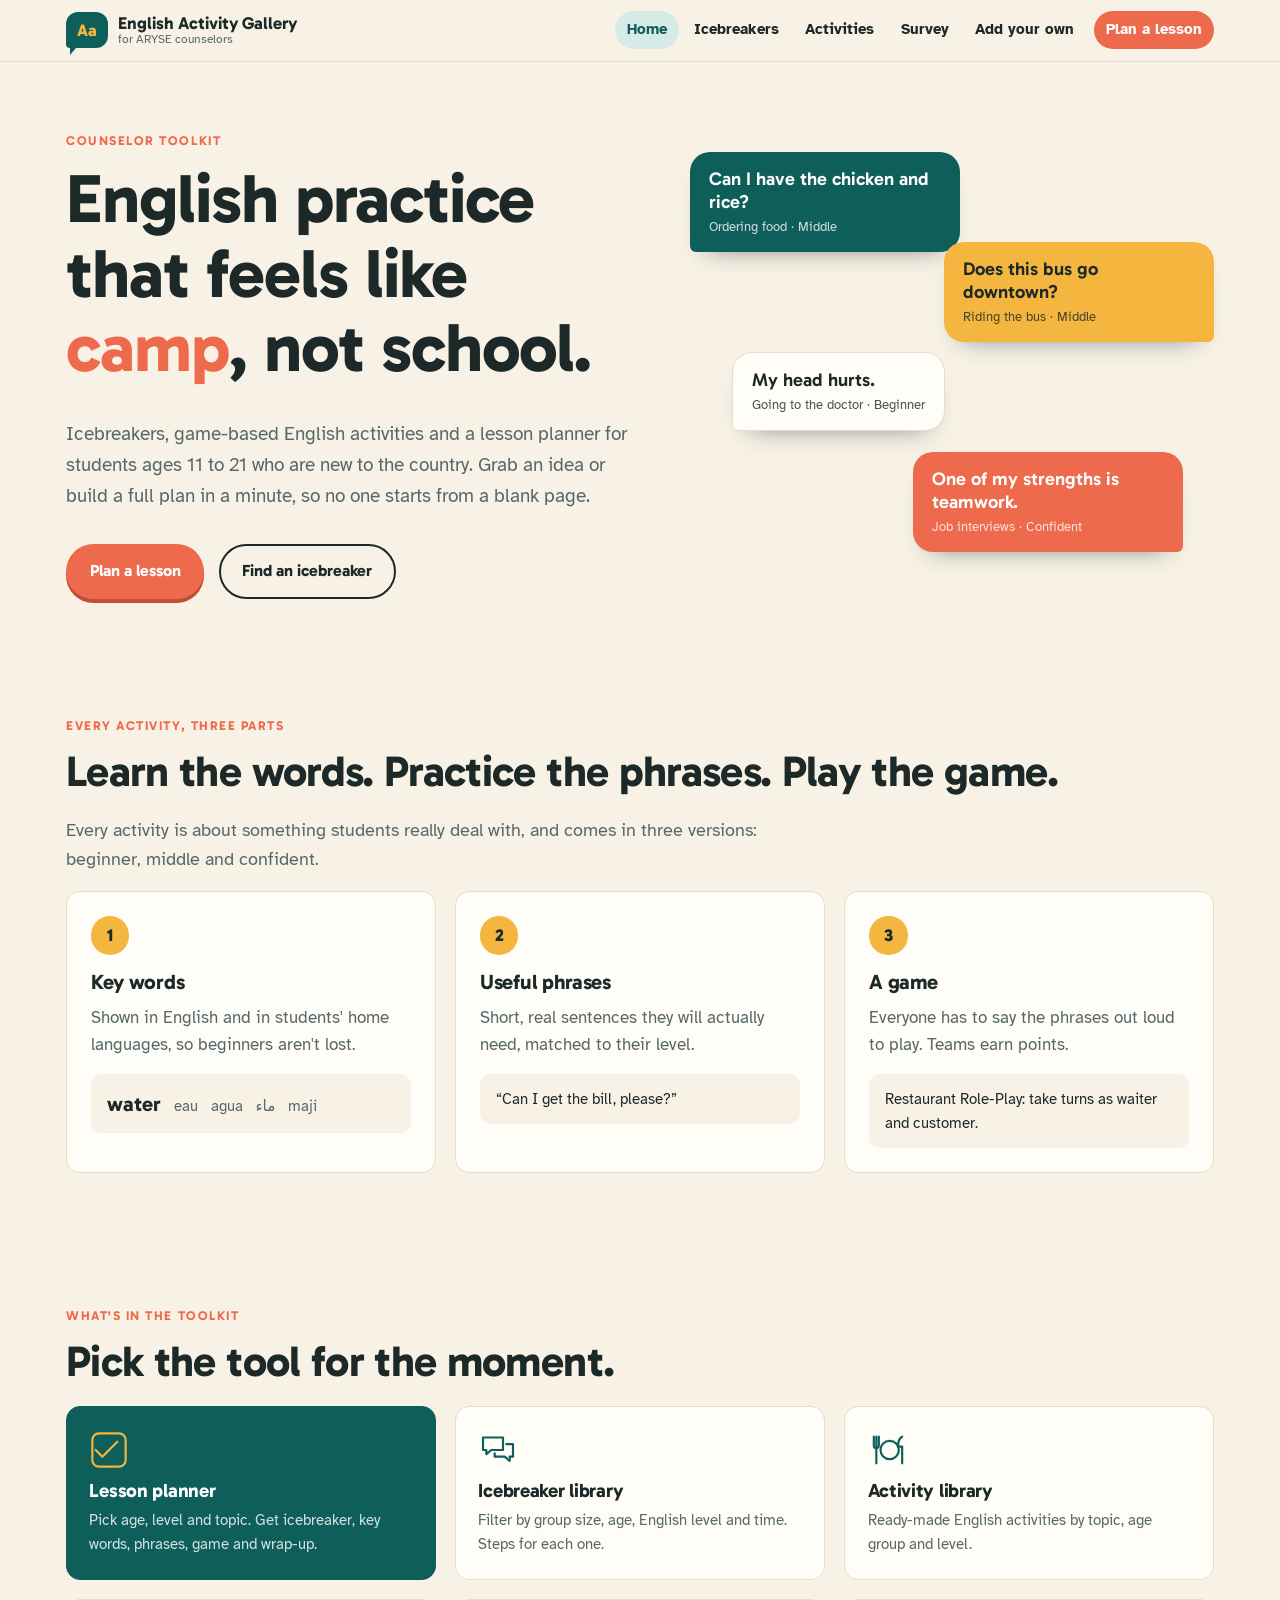
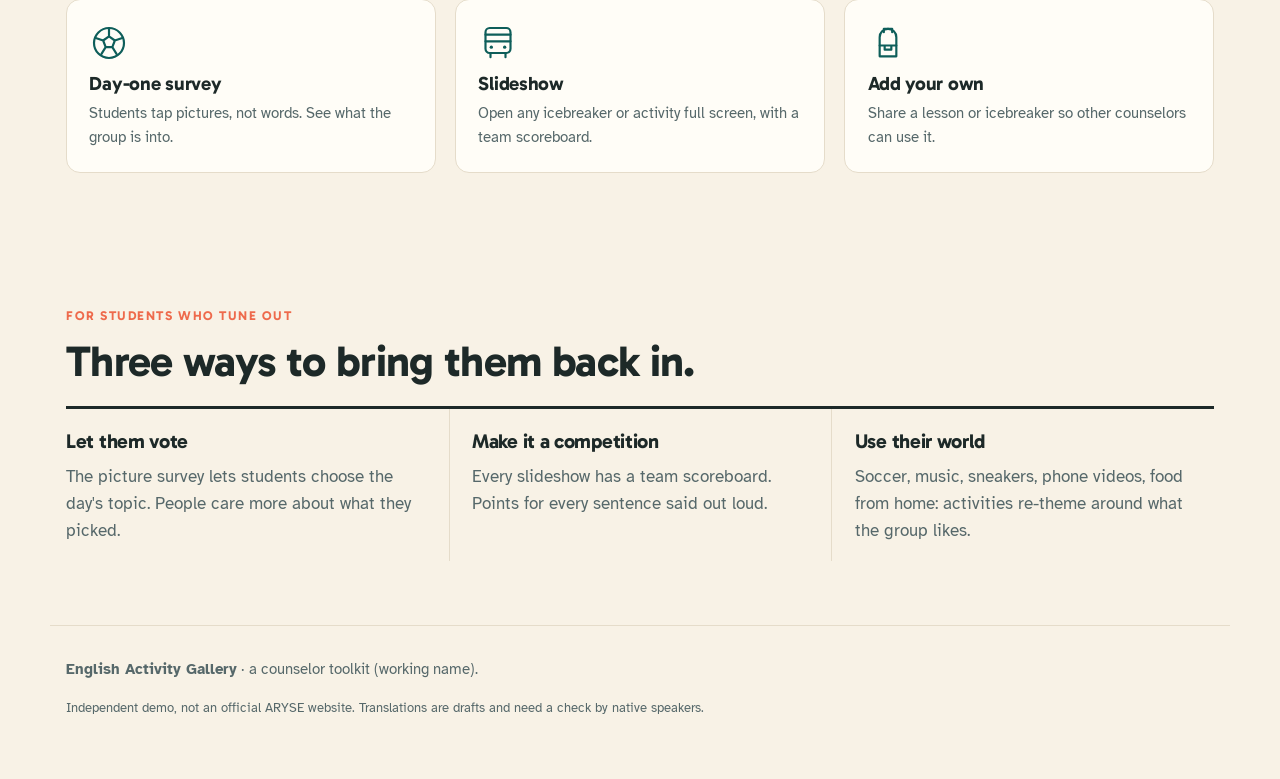
<file: index.html>
<!doctype html>
<html lang="en">
<head>
  <meta charset="utf-8">
  <meta name="viewport" content="width=device-width, initial-scale=1">
  <title>English Activity Gallery</title>
  <meta name="description" content="A toolkit for counselors: icebreakers, game-based English activities and a lesson planner for immigrant and refugee students ages 11 to 21.">
  <link rel="preconnect" href="https://fonts.googleapis.com">
  <link rel="preconnect" href="https://fonts.gstatic.com" crossorigin>
  <link href="https://fonts.googleapis.com/css2?family=Gabarito:wght@500;600;700;800&family=Atkinson+Hyperlegible:wght@400;700&display=swap" rel="stylesheet">
  <link rel="stylesheet" href="style.css">
</head>
<body>
  <header class="nav"></header>

  <main>
    <!-- ============ HERO ============ -->
    <section class="hero">
      <div>
        <p class="eyebrow">Counselor toolkit</p>
        <h1>English practice that feels like <em>camp</em>, not school.</h1>
        <p class="sub">
          Icebreakers, game-based English activities and a lesson planner for students
          ages 11 to 21 who are new to the country. Grab an idea or build a full plan in a minute,
          so no one starts from a blank page.
        </p>
        <div class="hero-actions">
          <a class="btn btn-coral" href="planner.html">Plan a lesson</a>
          <a class="btn btn-ghost" href="icebreakers.html">Find an icebreaker</a>
        </div>
      </div>
      <div class="bubbles" aria-hidden="true">
        <div class="bubble b1">Can I have the chicken and rice?<small>Ordering food &middot; Middle</small></div>
        <div class="bubble b2 right">Does this bus go downtown?<small>Riding the bus &middot; Middle</small></div>
        <div class="bubble b3">My head hurts.<small>Going to the doctor &middot; Beginner</small></div>
        <div class="bubble b4 right">One of my strengths is teamwork.<small>Job interviews &middot; Confident</small></div>
      </div>
    </section>

    <!-- ============ HOW ACTIVITIES WORK ============ -->
    <section class="section">
      <p class="eyebrow">Every activity, three parts</p>
      <h2>Learn the words. Practice the phrases. Play the game.</h2>
      <p class="sub">Every activity is about something students really deal with, and comes in three versions: beginner, middle and confident.</p>
      <div class="parts">
        <div class="part">
          <h3>Key words</h3>
          <p>Shown in English and in students' home languages, so beginners aren't lost.</p>
          <div class="demo demo-word"><b>water</b><span>eau</span><span>agua</span><span dir="rtl" lang="ar">ماء</span><span>maji</span></div>
        </div>
        <div class="part">
          <h3>Useful phrases</h3>
          <p>Short, real sentences they will actually need, matched to their level.</p>
          <div class="demo">&ldquo;Can I get the bill, please?&rdquo;</div>
        </div>
        <div class="part">
          <h3>A game</h3>
          <p>Everyone has to say the phrases out loud to play. Teams earn points.</p>
          <div class="demo">Restaurant Role-Play: take turns as waiter and customer.</div>
        </div>
      </div>
    </section>

    <!-- ============ TOOLS ============ -->
    <section class="section">
      <p class="eyebrow">What's in the toolkit</p>
      <h2>Pick the tool for the moment.</h2>
      <div class="toolbox" id="toolbox"></div>
    </section>

    <!-- ============ KEEP EVERYONE IN ============ -->
    <section class="section">
      <p class="eyebrow">For students who tune out</p>
      <h2>Three ways to bring them back in.</h2>
      <div class="engage">
        <div>
          <h3>Let them vote</h3>
          <p>The picture survey lets students choose the day's topic. People care more about what they picked.</p>
        </div>
        <div>
          <h3>Make it a competition</h3>
          <p>Every slideshow has a team scoreboard. Points for every sentence said out loud.</p>
        </div>
        <div>
          <h3>Use their world</h3>
          <p>Soccer, music, sneakers, phone videos, food from home: activities re-theme around what the group likes.</p>
        </div>
      </div>
    </section>
  </main>

  <footer class="footer"></footer>

  <script src="js/config.js"></script>
  <script src="js/core.js"></script>
  <script>
    const tools = [
      ["planner.html", "vote", "Lesson planner", "Pick age, level and topic. Get icebreaker, key words, phrases, game and wrap-up.", true],
      ["icebreakers.html", "ice", "Icebreaker library", "Filter by group size, age, English level and time. Steps for each one."],
      ["activities.html", "food", "Activity library", "Ready-made English activities by topic, age group and level."],
      ["survey.html", "soccer", "Day-one survey", "Students tap pictures, not words. See what the group is into."],
      ["activities.html", "bus", "Slideshow", "Open any icebreaker or activity full screen, with a team scoreboard."],
      ["add.html", "school", "Add your own", "Share a lesson or icebreaker so other counselors can use it."]
    ];
    document.getElementById("toolbox").innerHTML = tools.map(([href, icon, title, text, feature]) => `
      <a class="tool${feature ? " feature" : ""}" href="${href}">
        ${Icons.svg(icon)}
        <h3>${title}</h3>
        <p>${text}</p>
      </a>`).join("");
  </script>
</body>
</html>
</file>
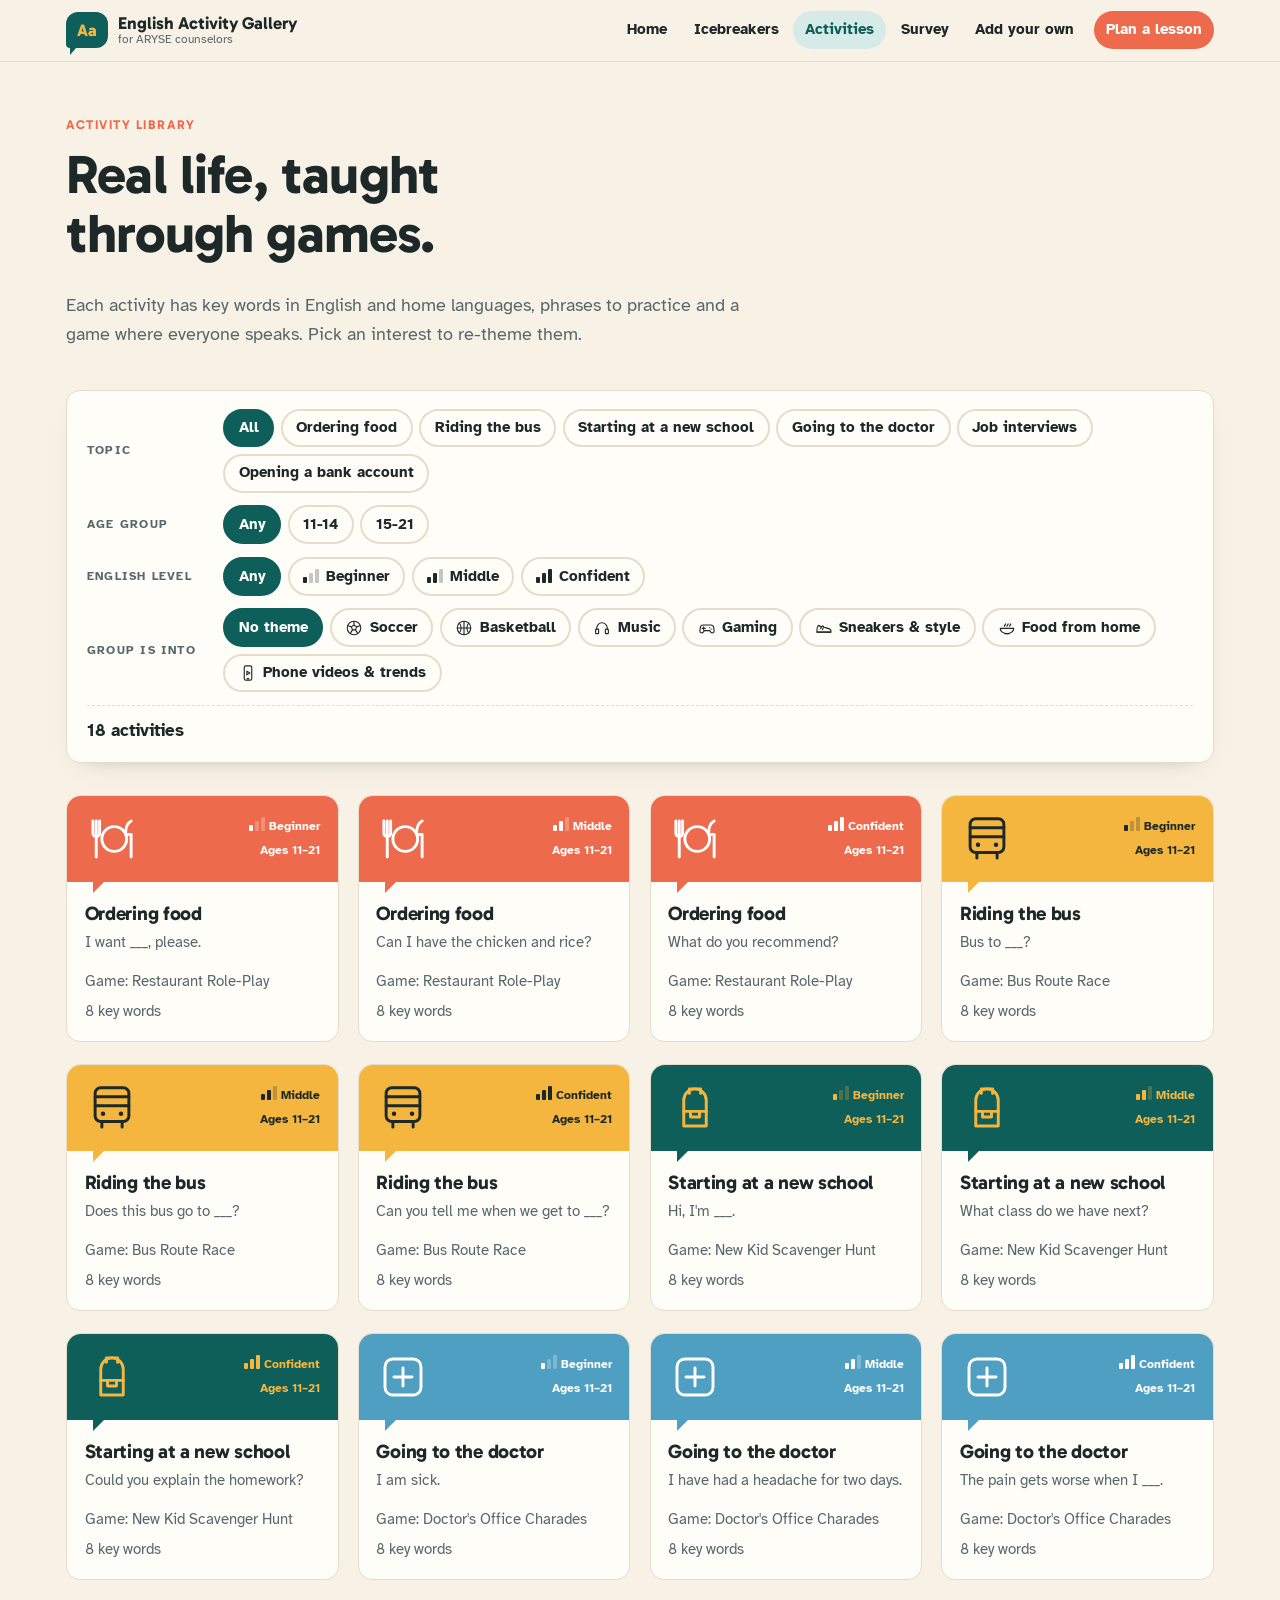
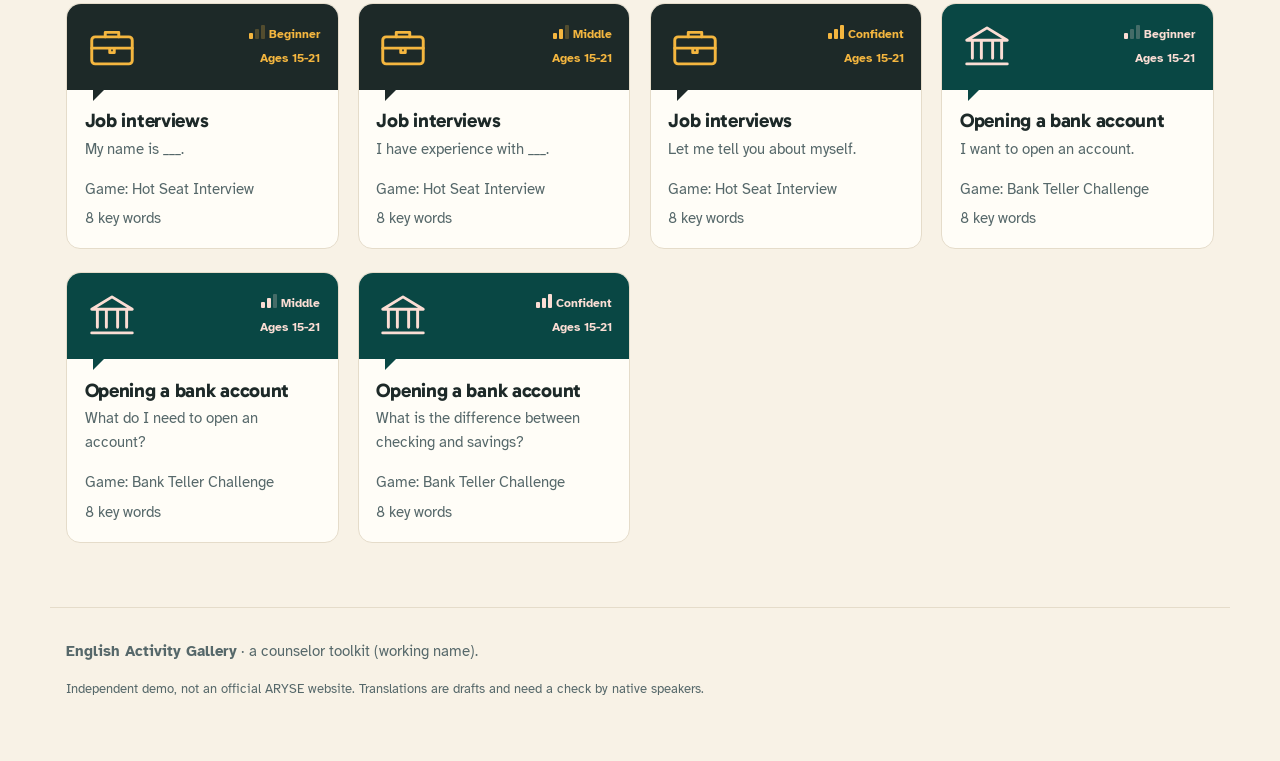
<file: activities.html>
<!doctype html>
<html lang="en">
<head>
  <meta charset="utf-8">
  <meta name="viewport" content="width=device-width, initial-scale=1">
  <title>Activities · English Activity Gallery</title>
  <link rel="preconnect" href="https://fonts.googleapis.com">
  <link rel="preconnect" href="https://fonts.gstatic.com" crossorigin>
  <link href="https://fonts.googleapis.com/css2?family=Gabarito:wght@500;600;700;800&family=Atkinson+Hyperlegible:wght@400;700&display=swap" rel="stylesheet">
  <link rel="stylesheet" href="style.css">
</head>
<body>
  <header class="nav"></header>

  <main>
    <section class="page-head">
      <p class="eyebrow">Activity library</p>
      <h1>Real life, taught through games.</h1>
      <p class="sub">Each activity has key words in English and home languages, phrases to practice and a game where everyone speaks. Pick an interest to re-theme them.</p>
    </section>

    <section class="filters" aria-label="Filter activities">
      <div class="filters-box">
        <div class="filter-row"><span class="filter-label">Topic</span><div class="pills" data-f="topic"></div></div>
        <div class="filter-row"><span class="filter-label">Age group</span><div class="pills" data-f="age"></div></div>
        <div class="filter-row"><span class="filter-label">English level</span><div class="pills" data-f="level"></div></div>
        <div class="filter-row"><span class="filter-label">Group is into</span><div class="pills" data-f="theme"></div></div>
        <div class="filter-foot"><p class="count" id="count"></p><button class="link-btn" id="clear" type="button" hidden>Clear filters</button></div>
      </div>
    </section>

    <div class="grid" id="grid"></div>
  </main>

  <footer class="footer"></footer>

  <script src="js/config.js"></script>
  <script src="js/core.js"></script>
  <script src="js/activities.js"></script>
</body>
</html>
</file>
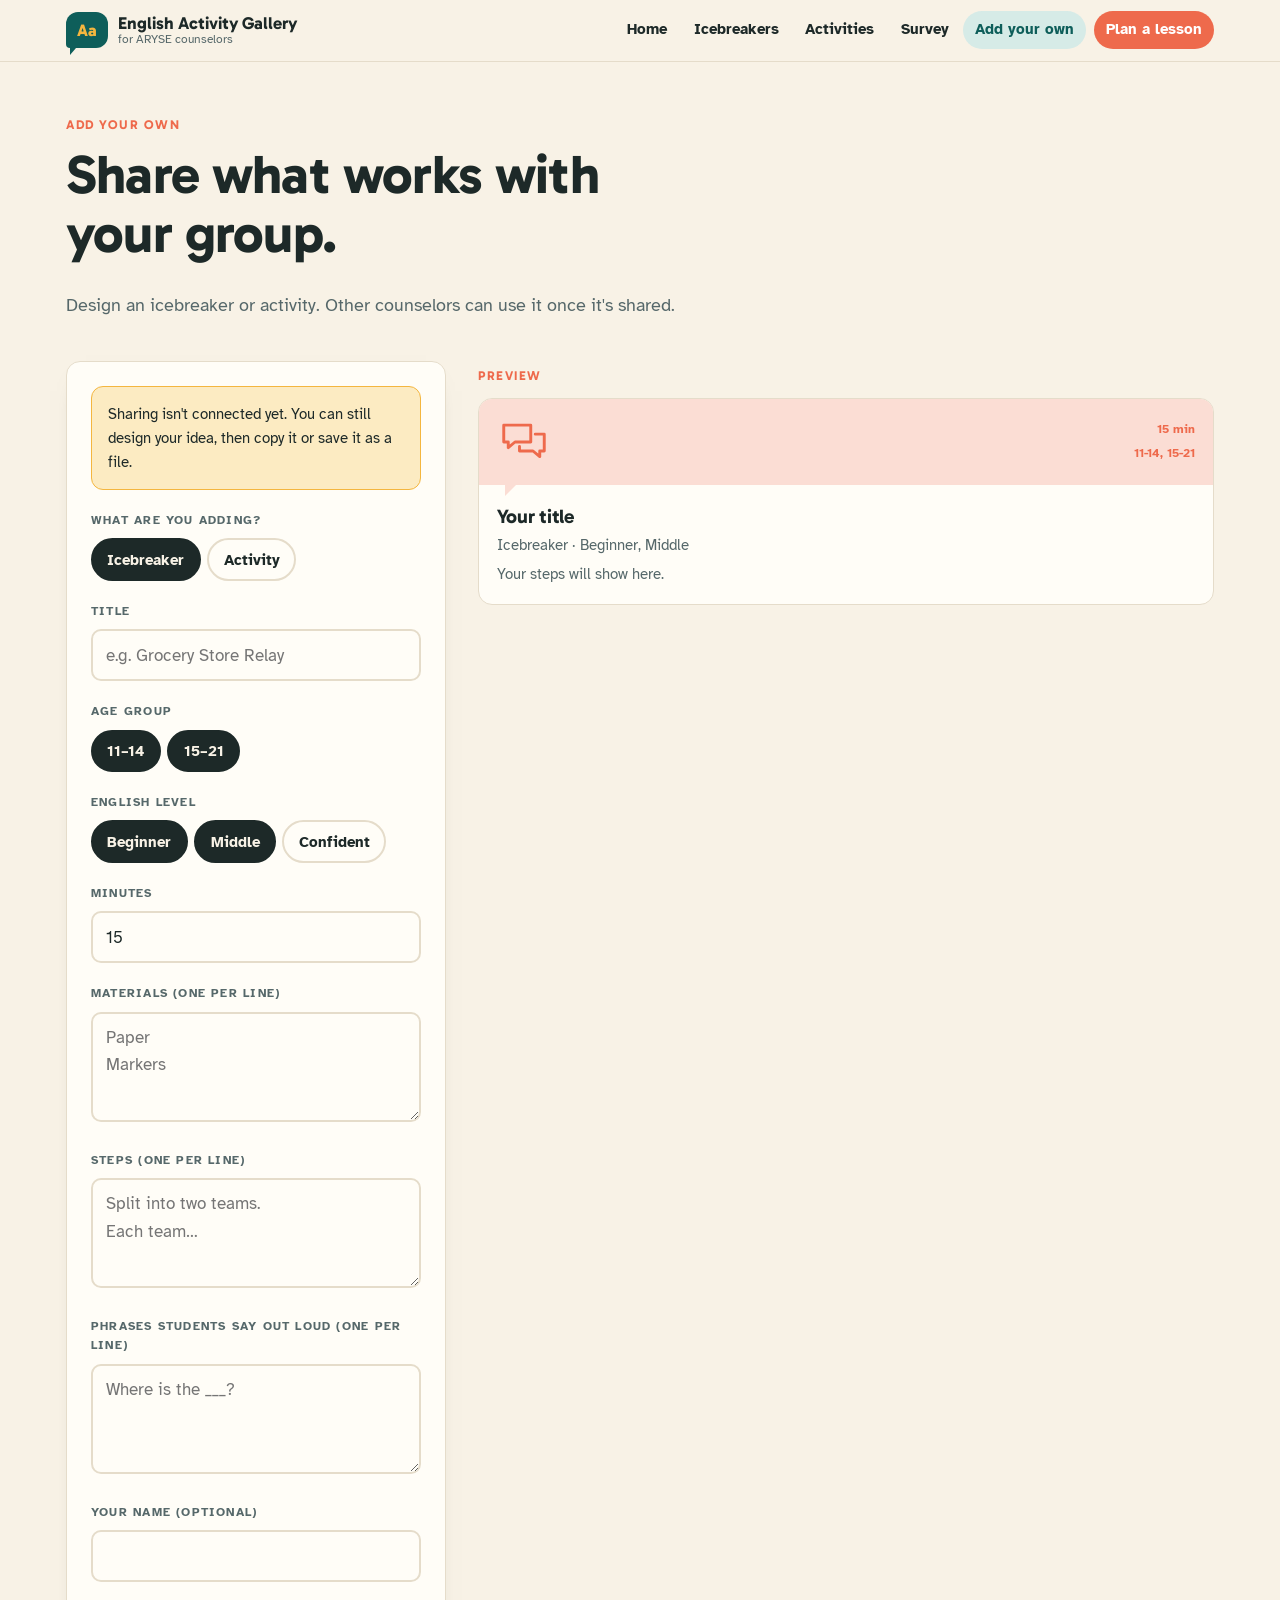
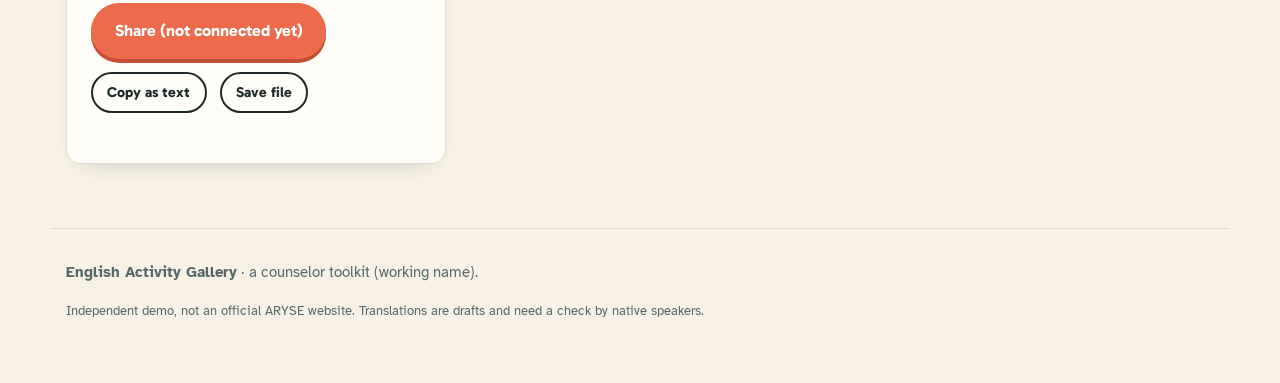
<file: add.html>
<!doctype html>
<html lang="en">
<head>
  <meta charset="utf-8">
  <meta name="viewport" content="width=device-width, initial-scale=1">
  <title>Add Your Own · English Activity Gallery</title>
  <link rel="preconnect" href="https://fonts.googleapis.com">
  <link rel="preconnect" href="https://fonts.gstatic.com" crossorigin>
  <link href="https://fonts.googleapis.com/css2?family=Gabarito:wght@500;600;700;800&family=Atkinson+Hyperlegible:wght@400;700&display=swap" rel="stylesheet">
  <link rel="stylesheet" href="style.css">
</head>
<body>
  <header class="nav"></header>

  <main>
    <section class="page-head">
      <p class="eyebrow">Add your own</p>
      <h1>Share what works with your group.</h1>
      <p class="sub">Design an icebreaker or activity. Other counselors can use it once it's shared.</p>
    </section>

    <div class="two-col">
      <form class="panel" id="add-form">
        <p class="notice" id="not-connected" hidden>
          Sharing isn't connected yet. You can still design your idea, then copy it or save it as a file.
        </p>
        <fieldset><legend>What are you adding?</legend>
          <div class="seg">
            <label class="seg-opt"><input type="radio" name="type" value="Icebreaker" checked><span>Icebreaker</span></label>
            <label class="seg-opt"><input type="radio" name="type" value="Activity"><span>Activity</span></label>
          </div>
        </fieldset>
        <label class="field"><span>Title</span><input name="title" required maxlength="80" placeholder="e.g. Grocery Store Relay"></label>
        <fieldset><legend>Age group</legend>
          <div class="seg">
            <label class="seg-opt"><input type="checkbox" name="age" value="11-14" checked><span>11–14</span></label>
            <label class="seg-opt"><input type="checkbox" name="age" value="15-21" checked><span>15–21</span></label>
          </div>
        </fieldset>
        <fieldset><legend>English level</legend>
          <div class="seg">
            <label class="seg-opt"><input type="checkbox" name="level" value="Beginner" checked><span>Beginner</span></label>
            <label class="seg-opt"><input type="checkbox" name="level" value="Middle" checked><span>Middle</span></label>
            <label class="seg-opt"><input type="checkbox" name="level" value="Confident"><span>Confident</span></label>
          </div>
        </fieldset>
        <label class="field"><span>Minutes</span><input name="minutes" type="number" min="5" max="120" value="15" inputmode="numeric"></label>
        <label class="field"><span>Materials (one per line)</span><textarea name="materials" placeholder="Paper&#10;Markers"></textarea></label>
        <label class="field"><span>Steps (one per line)</span><textarea name="steps" required placeholder="Split into two teams.&#10;Each team…"></textarea></label>
        <label class="field"><span>Phrases students say out loud (one per line)</span><textarea name="phrases" placeholder="Where is the ___?"></textarea></label>
        <label class="field"><span>Your name (optional)</span><input name="author" maxlength="60"></label>
        <div class="plan-actions">
          <button class="btn btn-coral" type="submit" id="share">Share with counselors</button>
          <button class="btn btn-ghost btn-small" type="button" id="copy">Copy as text</button>
          <button class="btn btn-ghost btn-small" type="button" id="download">Save file</button>
        </div>
        <p class="hint" id="status" aria-live="polite"></p>
      </form>

      <section>
        <p class="eyebrow">Preview</p>
        <article class="preview-card" id="preview"></article>
      </section>
    </div>

    <section class="community" id="community" hidden>
      <p class="eyebrow">Shared by counselors</p>
      <div class="grid" id="community-grid" style="padding:0"></div>
    </section>
  </main>

  <footer class="footer"></footer>

  <script src="js/config.js"></script>
  <script src="js/core.js"></script>
  <script src="js/add.js"></script>
</body>
</html>
</file>
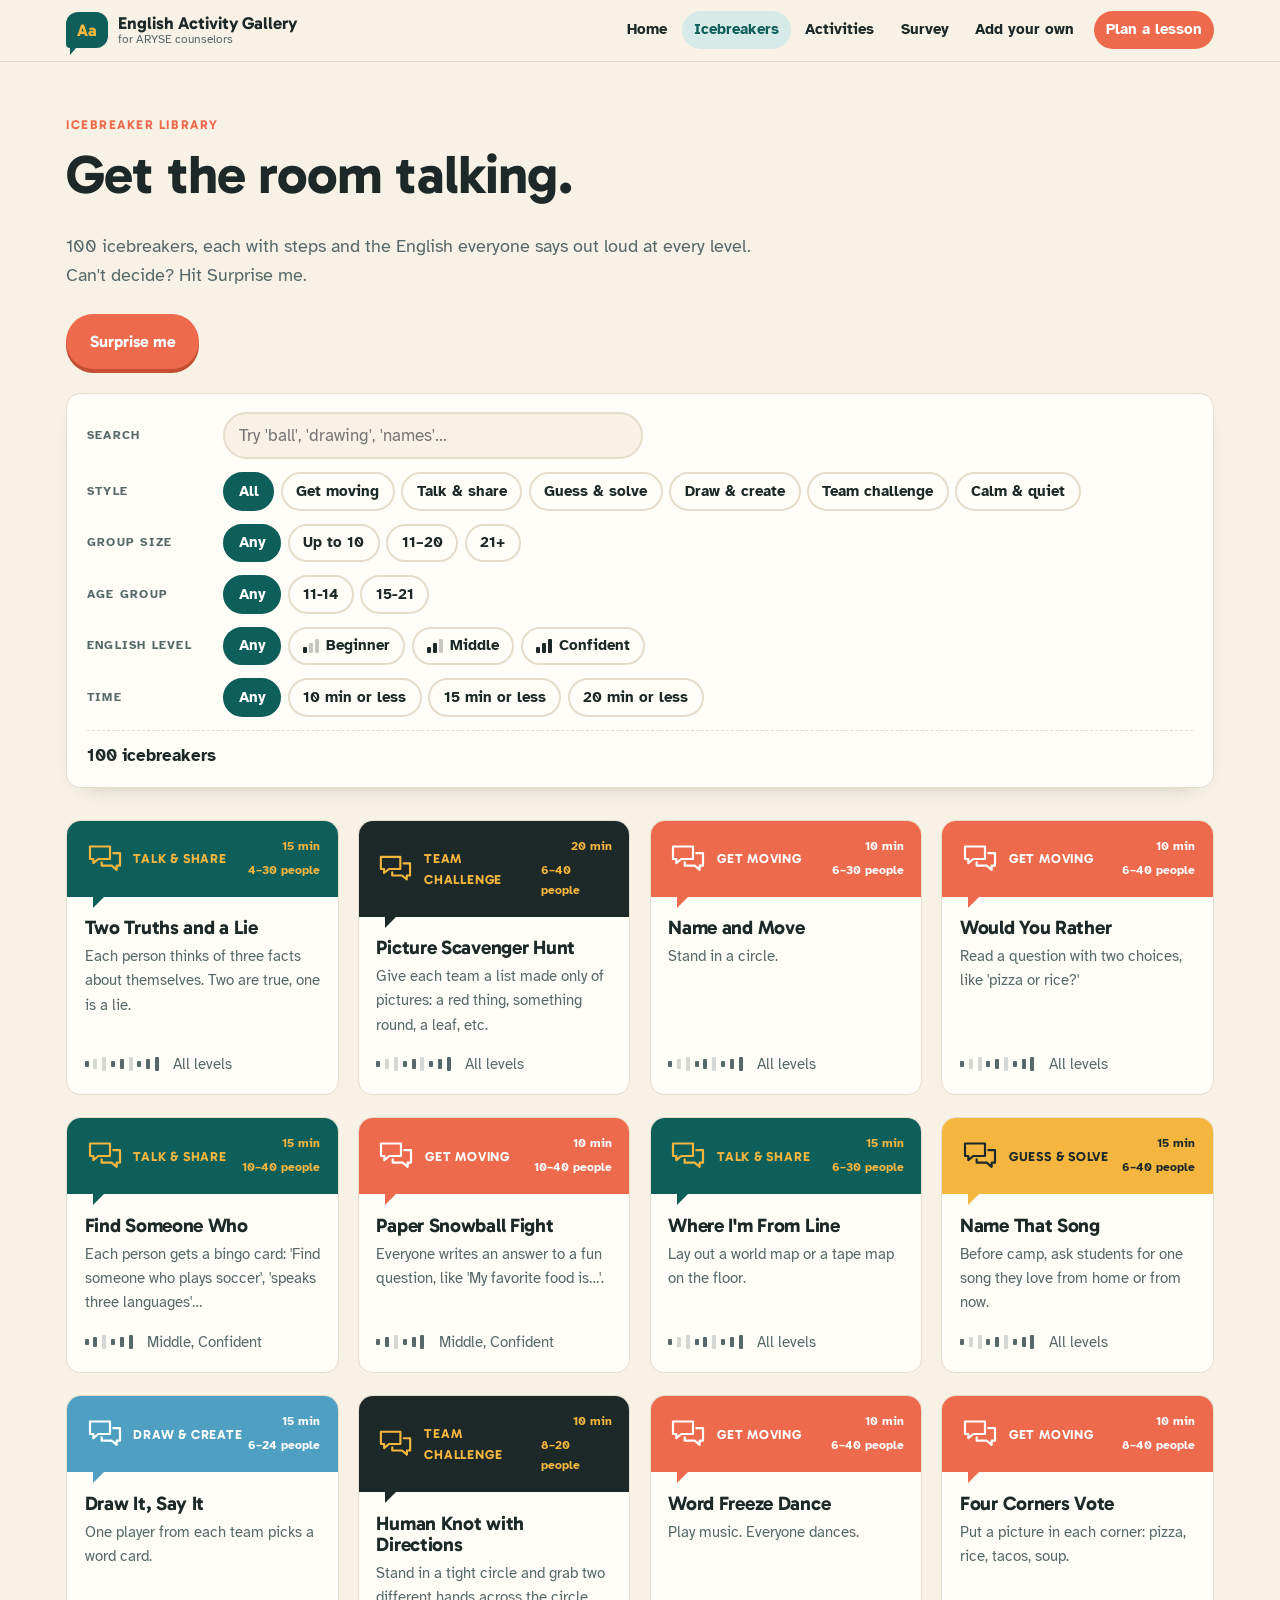
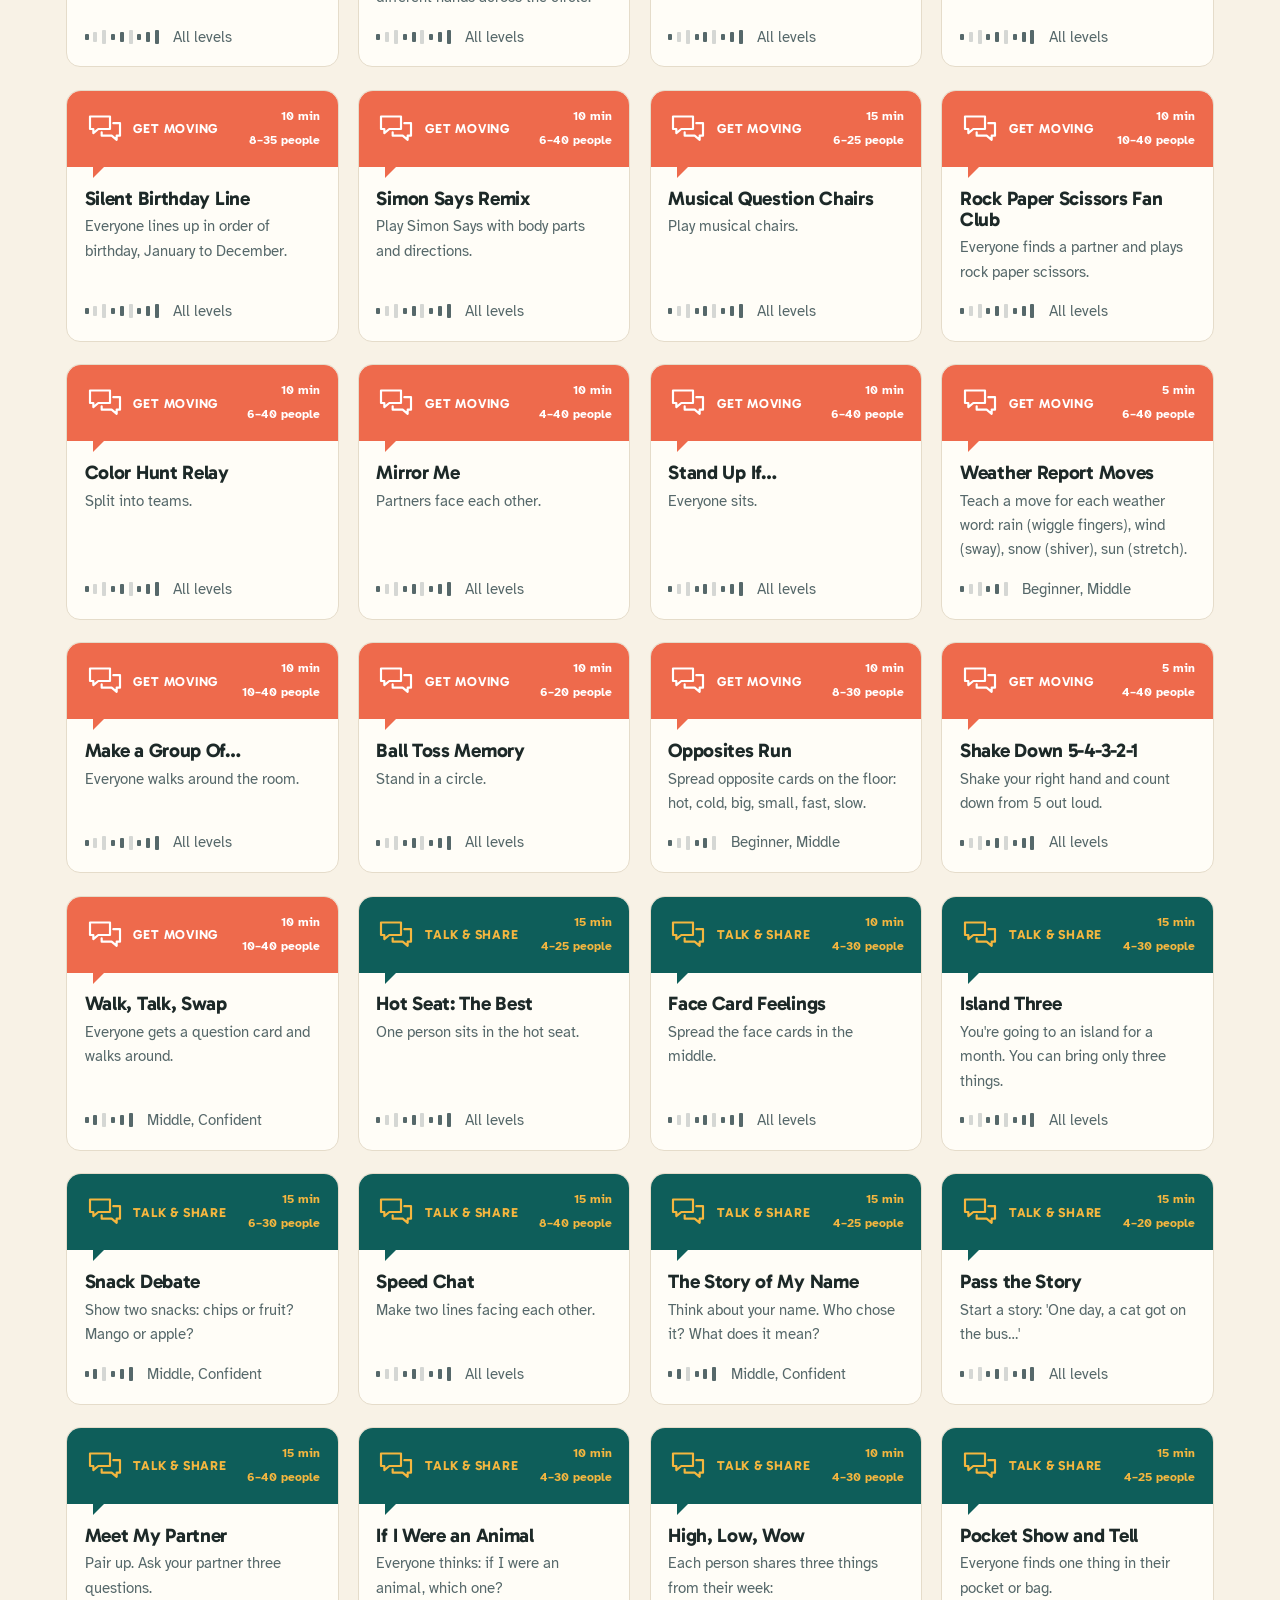
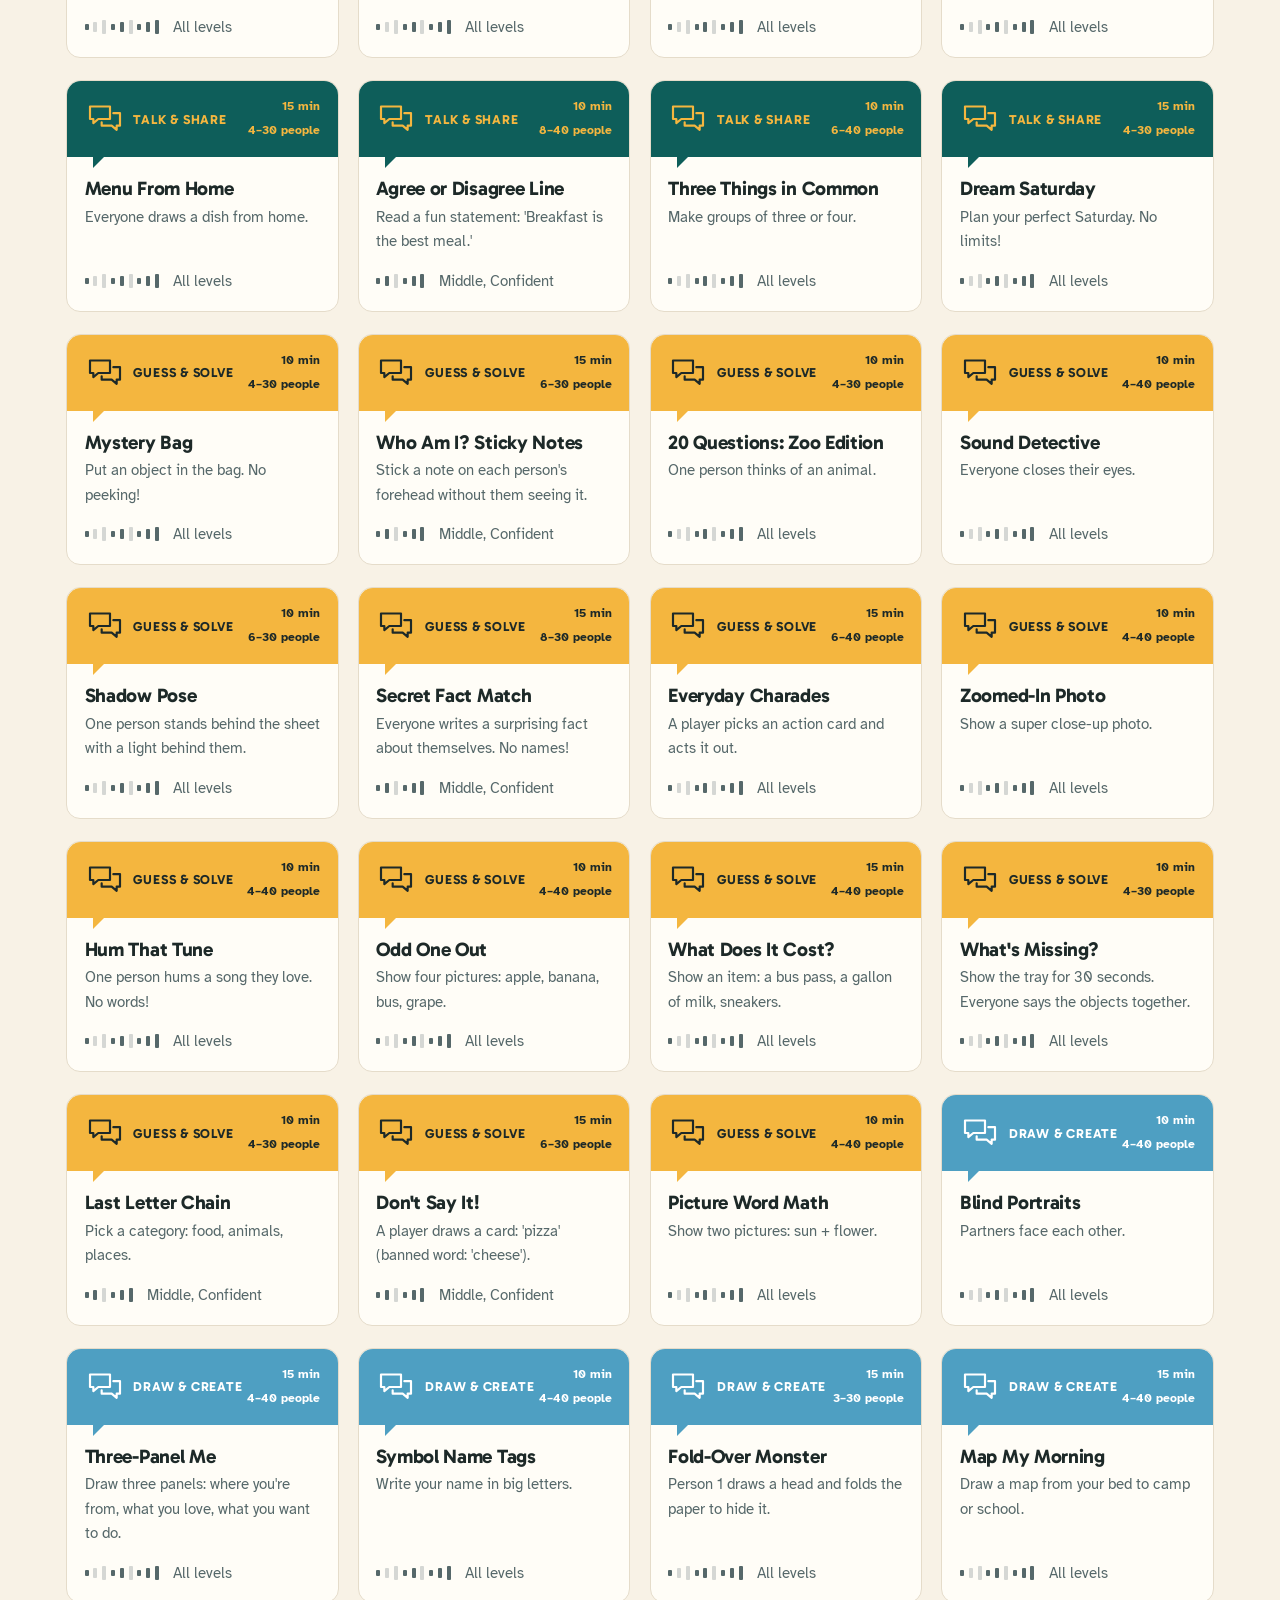
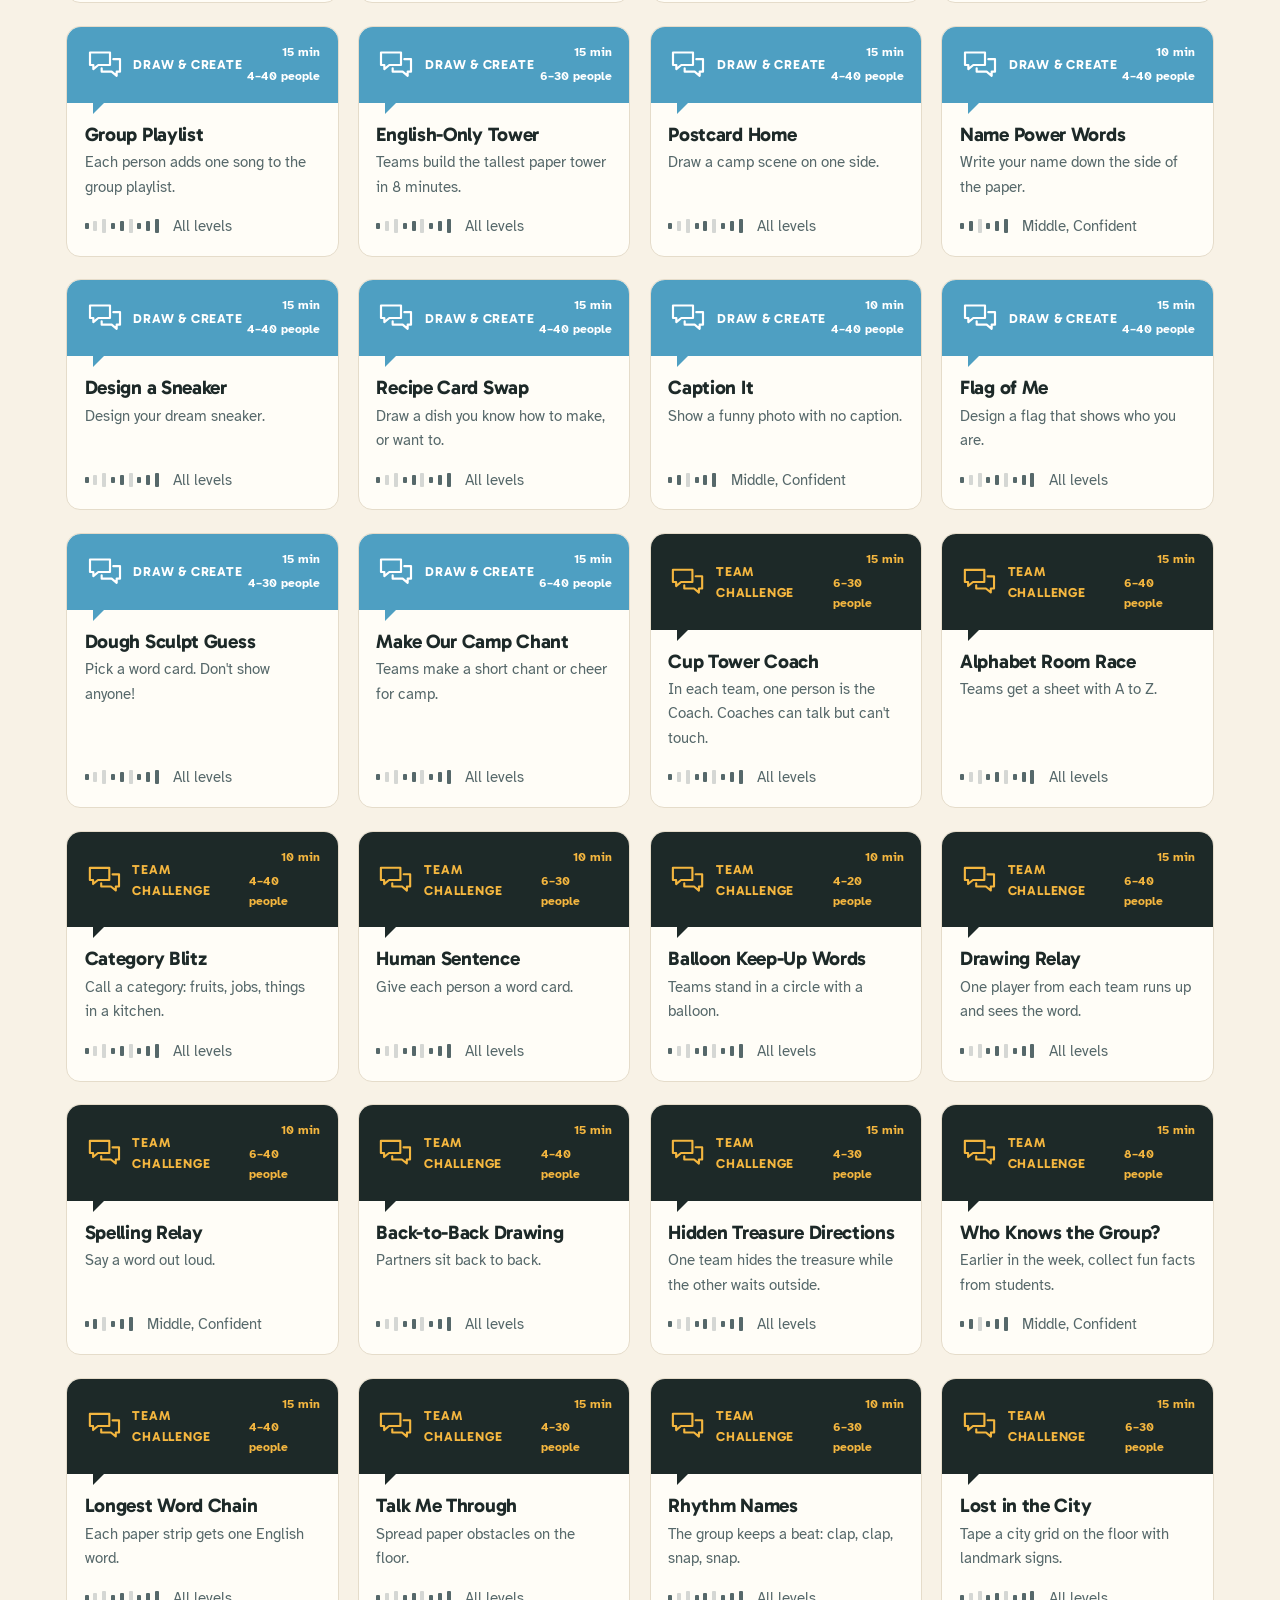
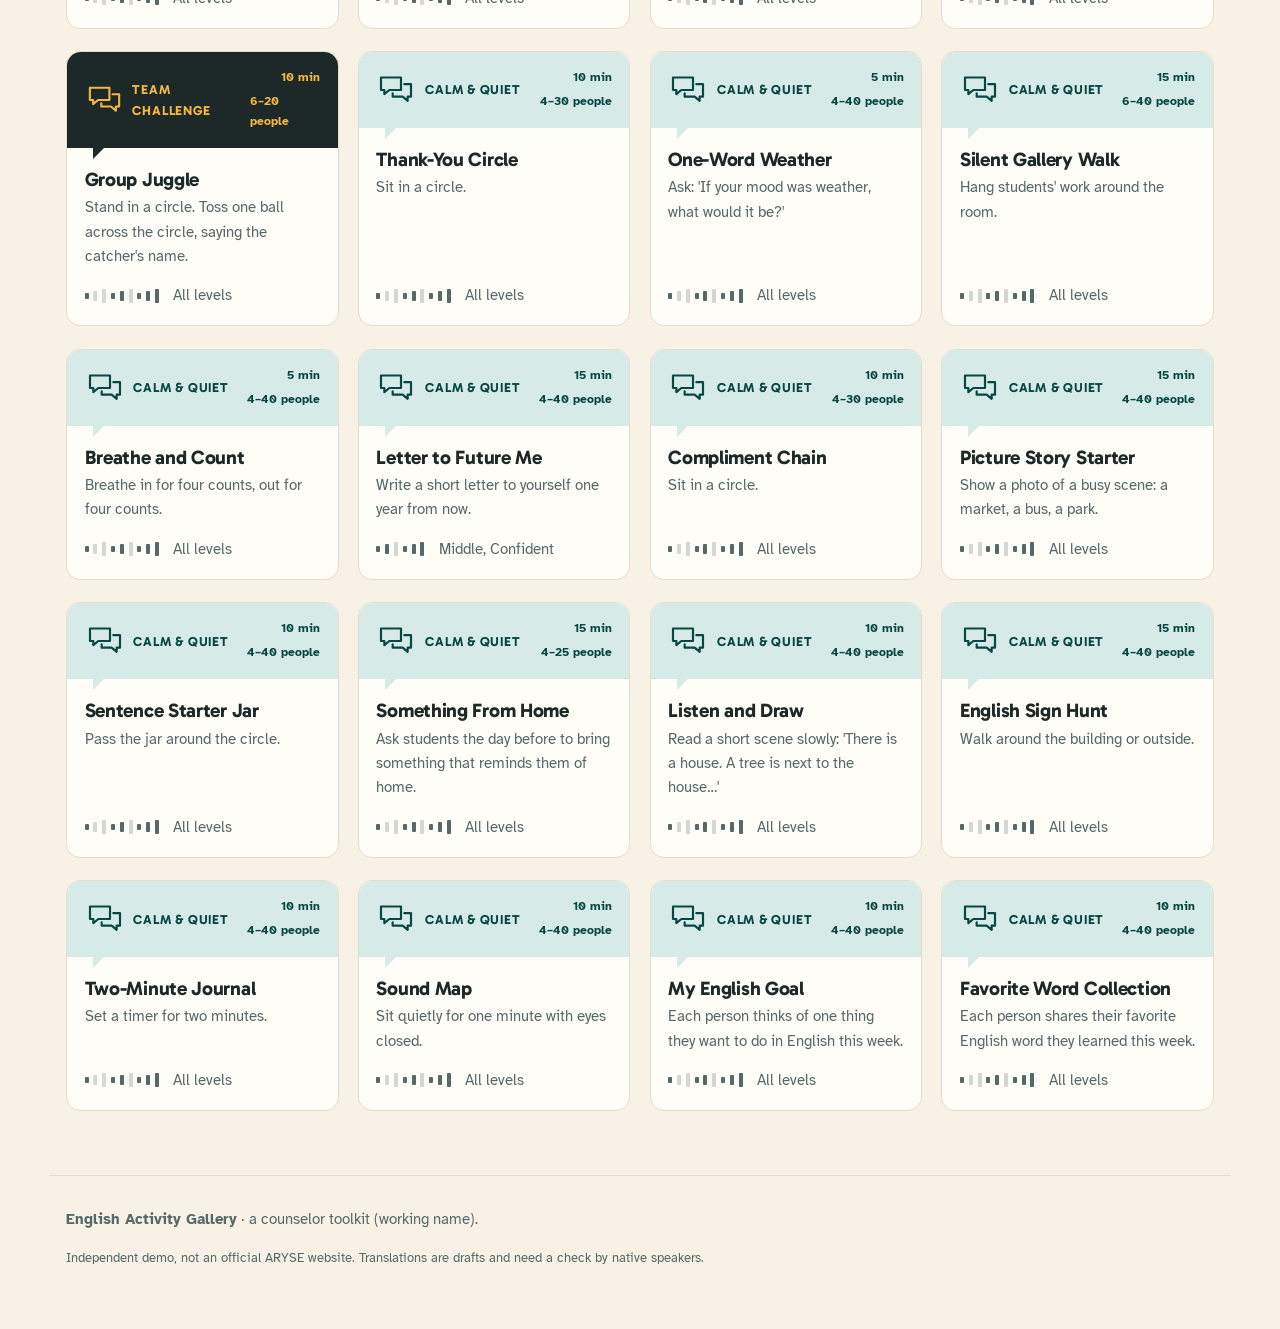
<file: icebreakers.html>
<!doctype html>
<html lang="en">
<head>
  <meta charset="utf-8">
  <meta name="viewport" content="width=device-width, initial-scale=1">
  <title>Icebreakers · English Activity Gallery</title>
  <link rel="preconnect" href="https://fonts.googleapis.com">
  <link rel="preconnect" href="https://fonts.gstatic.com" crossorigin>
  <link href="https://fonts.googleapis.com/css2?family=Gabarito:wght@500;600;700;800&family=Atkinson+Hyperlegible:wght@400;700&display=swap" rel="stylesheet">
  <link rel="stylesheet" href="style.css">
</head>
<body>
  <header class="nav"></header>

  <main>
    <section class="page-head">
      <p class="eyebrow">Icebreaker library</p>
      <h1>Get the room talking.</h1>
      <p class="sub">100 icebreakers, each with steps and the English everyone says out loud at every level. Can't decide? Hit Surprise me.</p>
      <button class="btn btn-coral" type="button" id="surprise">Surprise me</button>
    </section>

    <section class="filters" aria-label="Filter icebreakers">
      <div class="filters-box">
        <label class="filter-row"><span class="filter-label">Search</span>
          <input class="search" id="search" type="search" placeholder="Try 'ball', 'drawing', 'names'…" autocomplete="off"></label>
        <div class="filter-row"><span class="filter-label">Style</span><div class="pills" data-f="style"></div></div>
        <div class="filter-row"><span class="filter-label">Group size</span><div class="pills" data-f="size"></div></div>
        <div class="filter-row"><span class="filter-label">Age group</span><div class="pills" data-f="age"></div></div>
        <div class="filter-row"><span class="filter-label">English level</span><div class="pills" data-f="level"></div></div>
        <div class="filter-row"><span class="filter-label">Time</span><div class="pills" data-f="time"></div></div>
        <div class="filter-foot"><p class="count" id="count"></p><button class="link-btn" id="clear" type="button" hidden>Clear filters</button></div>
      </div>
    </section>

    <div class="grid" id="grid"></div>
  </main>

  <footer class="footer"></footer>

  <script src="js/config.js"></script>
  <script src="js/core.js"></script>
  <script src="js/icebreakers.js"></script>
</body>
</html>
</file>
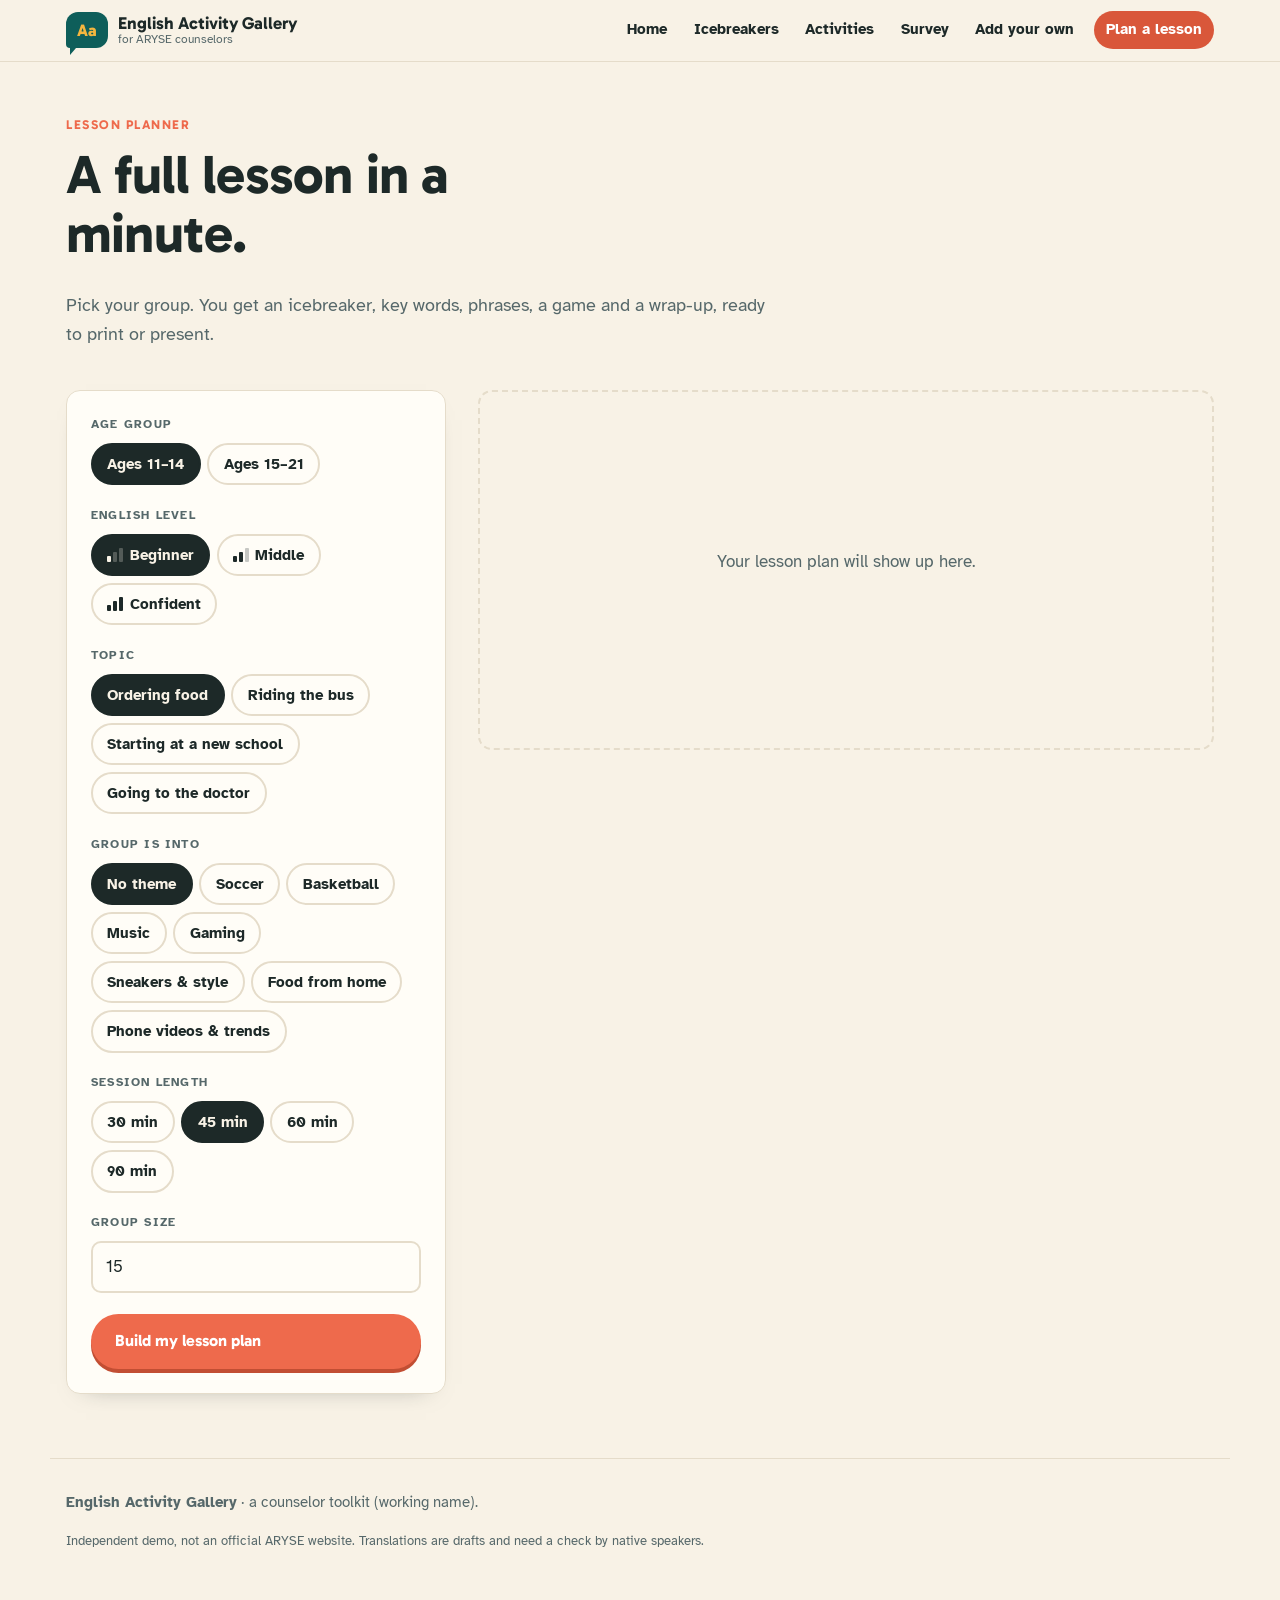
<file: planner.html>
<!doctype html>
<html lang="en">
<head>
  <meta charset="utf-8">
  <meta name="viewport" content="width=device-width, initial-scale=1">
  <title>Plan a Lesson · English Activity Gallery</title>
  <link rel="preconnect" href="https://fonts.googleapis.com">
  <link rel="preconnect" href="https://fonts.gstatic.com" crossorigin>
  <link href="https://fonts.googleapis.com/css2?family=Gabarito:wght@500;600;700;800&family=Atkinson+Hyperlegible:wght@400;700&display=swap" rel="stylesheet">
  <link rel="stylesheet" href="style.css">
</head>
<body>
  <header class="nav"></header>

  <main>
    <section class="page-head">
      <p class="eyebrow">Lesson planner</p>
      <h1>A full lesson in a minute.</h1>
      <p class="sub">Pick your group. You get an icebreaker, key words, phrases, a game and a wrap-up, ready to print or present.</p>
    </section>

    <div class="two-col">
      <form class="panel" id="plan-form">
        <p class="survey-note" id="survey-note" hidden></p>
        <fieldset><legend>Age group</legend><div class="seg" id="f-age"></div></fieldset>
        <fieldset><legend>English level</legend><div class="seg" id="f-level"></div></fieldset>
        <fieldset><legend>Topic</legend><div class="seg" id="f-topic"></div></fieldset>
        <fieldset><legend>Group is into</legend><div class="seg" id="f-theme"></div></fieldset>
        <fieldset><legend>Session length</legend><div class="seg" id="f-min"></div></fieldset>
        <label class="field"><span>Group size</span><input type="number" name="size" id="f-size" min="2" max="60" value="15" inputmode="numeric"></label>
        <button class="btn btn-coral" type="submit">Build my lesson plan</button>
      </form>

      <section class="plan-out" id="out" aria-live="polite">
        <div class="plan-empty"><p>Your lesson plan will show up here.</p></div>
      </section>
    </div>
  </main>

  <footer class="footer"></footer>

  <script src="js/config.js"></script>
  <script src="js/core.js"></script>
  <script src="js/planner.js"></script>
</body>
</html>
</file>
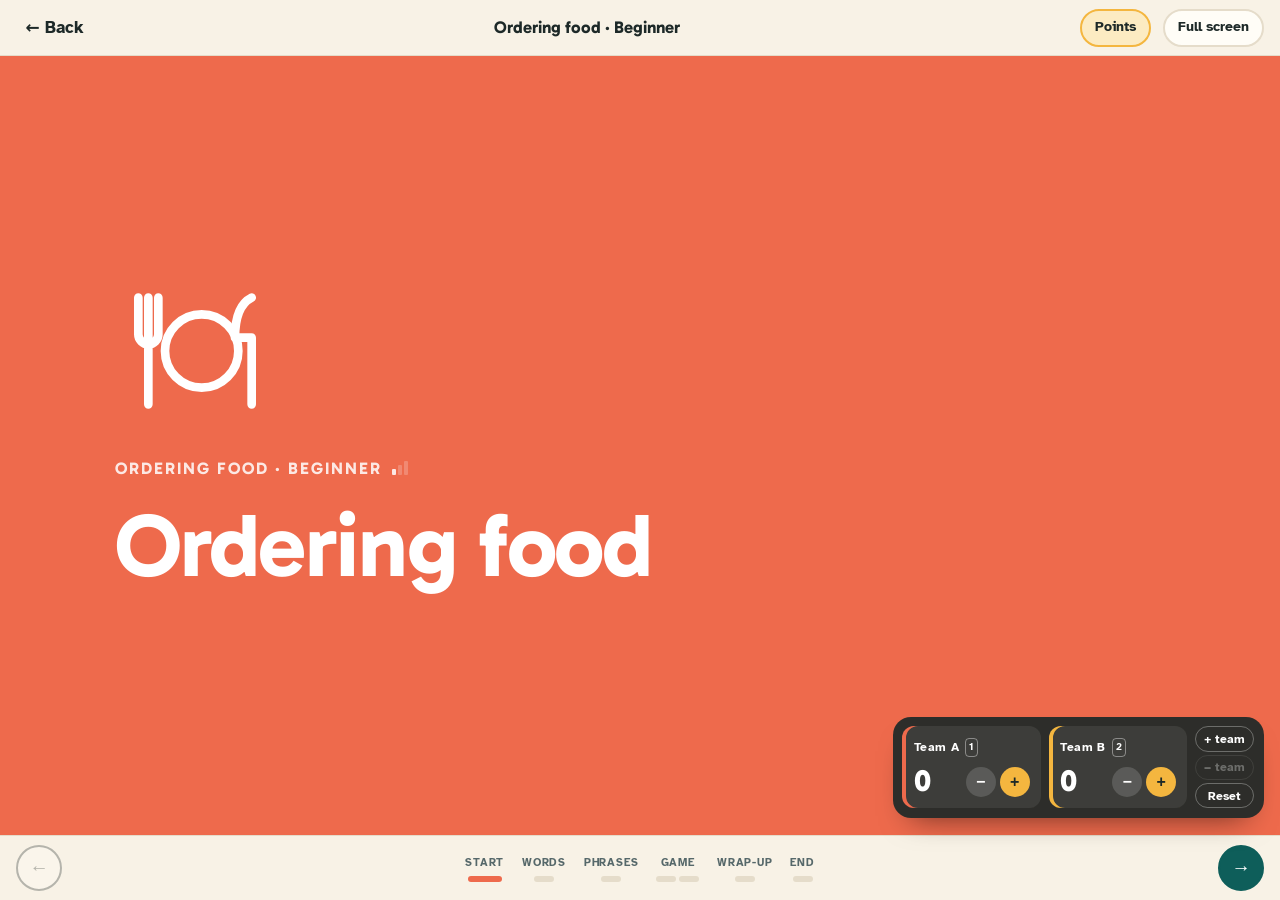
<file: slideshow.html>
<!doctype html>
<html lang="en">
<head>
  <meta charset="utf-8">
  <meta name="viewport" content="width=device-width, initial-scale=1">
  <title>Slideshow · English Activity Gallery</title>
  <link rel="preconnect" href="https://fonts.googleapis.com">
  <link rel="preconnect" href="https://fonts.gstatic.com" crossorigin>
  <link href="https://fonts.googleapis.com/css2?family=Gabarito:wght@500;600;700;800&family=Atkinson+Hyperlegible:wght@400;700&display=swap" rel="stylesheet">
  <link rel="stylesheet" href="style.css">
</head>
<body class="show-body">
  <div class="show">
    <header class="show-top">
      <a class="show-exit" id="exit" href="activities.html">&larr; <span>Back</span></a>
      <p class="show-title" id="title"></p>
      <button type="button" class="show-btn" id="score-toggle" aria-pressed="true" title="Scoreboard (S)">Points</button>
      <button type="button" class="show-btn" id="fullscreen" title="Full screen (F)">Full screen</button>
    </header>

    <main class="stage" id="stage" aria-live="polite"></main>

    <footer class="show-bottom">
      <button type="button" class="nav-btn" id="prev" aria-label="Previous slide">&larr;</button>
      <div class="progress" id="progress"></div>
      <button type="button" class="nav-btn nav-next" id="next" aria-label="Next slide">&rarr;</button>
    </footer>
  </div>

  <!-- Team scoreboard: keys 1–4 add a point, Shift+1–4 takes one away -->
  <aside class="scoreboard" id="scoreboard" aria-label="Team points"></aside>

  <script src="js/config.js"></script>
  <script src="js/core.js"></script>
  <script src="js/slideshow.js"></script>
</body>
</html>
</file>
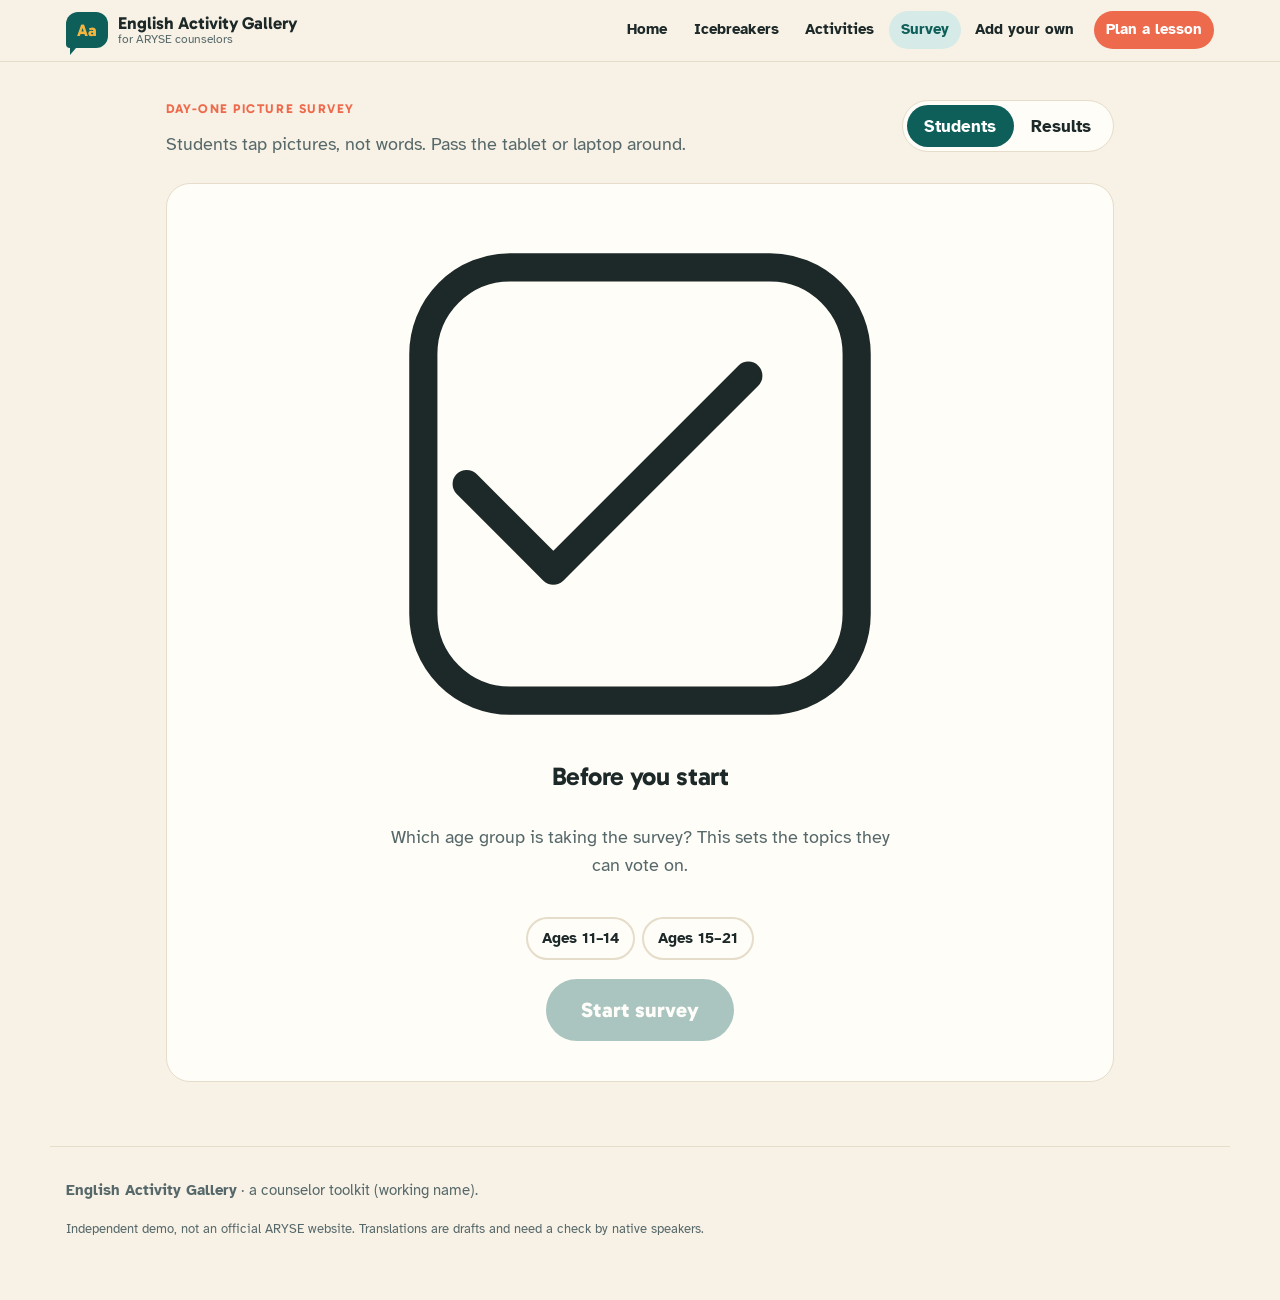
<file: survey.html>
<!doctype html>
<html lang="en">
<head>
  <meta charset="utf-8">
  <meta name="viewport" content="width=device-width, initial-scale=1">
  <title>Day-one Survey · English Activity Gallery</title>
  <link rel="preconnect" href="https://fonts.googleapis.com">
  <link rel="preconnect" href="https://fonts.gstatic.com" crossorigin>
  <link href="https://fonts.googleapis.com/css2?family=Gabarito:wght@500;600;700;800&family=Atkinson+Hyperlegible:wght@400;700&display=swap" rel="stylesheet">
  <link rel="stylesheet" href="style.css">
</head>
<body>
  <header class="nav"></header>

  <main class="survey">
    <div class="survey-bar">
      <div>
        <p class="eyebrow">Day-one picture survey</p>
        <p class="sub" style="margin:0">Students tap pictures, not words. Pass the tablet or laptop around.</p>
      </div>
      <div class="tabs" role="tablist">
        <button type="button" role="tab" id="tab-run" aria-selected="true">Students</button>
        <button type="button" role="tab" id="tab-results" aria-selected="false">Results</button>
      </div>
    </div>

    <section class="s-stage" id="stage" aria-live="polite"></section>
  </main>

  <footer class="footer"></footer>

  <script src="js/config.js"></script>
  <script src="js/core.js"></script>
  <script src="js/survey.js"></script>
</body>
</html>
</file>
<file: style.css>
/* =========================================================
   English Activity Gallery — shared styles (working name)
   Same structure as STEM Lesson Gallery, new look:
   deep teal + coral + sun on warm sand. Change colors here.
   ========================================================= */
:root {
  --teal: #0E5E5A;
  --teal-dark: #094744;
  --teal-soft: #D6EBE7;
  --coral: #EE6A4C;
  --coral-soft: #FBDDD4;
  --sun: #F4B63F;
  --sun-soft: #FCEBC2;
  --sky: #4E9FC2;

  --sand: #F8F2E6;      /* page background */
  --paper: #FFFDF7;     /* cards */
  --ink: #1D2928;
  --ink-soft: #56686A;
  --line: #E5DCCA;

  --font-display: "Gabarito", "Trebuchet MS", sans-serif;
  --font-body: "Atkinson Hyperlegible", system-ui, sans-serif;  /* built for easy reading */

  --r: 14px;
  --max: 1180px;
}

*, *::before, *::after { box-sizing: border-box; }
html { scroll-behavior: smooth; }
body {
  margin: 0;
  background: var(--sand);
  color: var(--ink);
  font-family: var(--font-body);
  font-size: 1.0625rem;
  line-height: 1.6;
  -webkit-font-smoothing: antialiased;
}
h1, h2, h3 { font-family: var(--font-display); font-weight: 700; line-height: 1.08; margin: 0 0 .5em; letter-spacing: -.015em; }
p { margin: 0 0 1em; }
a { color: var(--teal); }
:focus-visible { outline: 3px solid var(--sun); outline-offset: 3px; }
[hidden] { display: none !important; }

.wrap { max-width: var(--max); margin: 0 auto; padding: 0 16px; }

/* ---------- Nav ---------- */
.nav {
  position: sticky; top: 0; z-index: 30;
  display: flex; align-items: center; justify-content: space-between; gap: 1rem;
  padding: .7rem max(16px, calc((100% - var(--max)) / 2 + 16px));
  background: rgba(248, 242, 230, .94);
  backdrop-filter: blur(8px);
  border-bottom: 1px solid var(--line);
}
.brand { display: flex; align-items: center; gap: .65rem; text-decoration: none; color: var(--ink); }
.brand-mark {
  position: relative;
  width: 42px; height: 36px;
  display: grid; place-items: center;
  background: var(--teal); color: var(--sun);
  font-family: var(--font-display); font-weight: 800; font-size: 1.05rem;
  border-radius: 12px 12px 12px 4px;   /* speech bubble */
}
.brand-mark::after {
  content: ""; position: absolute; left: 4px; bottom: -7px;
  border: 7px solid transparent; border-top-color: var(--teal); border-left-color: var(--teal);
  border-width: 7px 6px 0 0;
}
.brand-text { display: flex; flex-direction: column; line-height: 1.1; }
.brand-text b { font-family: var(--font-display); font-weight: 700; font-size: 1.08rem; }
.brand-text small { color: var(--ink-soft); font-size: .78rem; }

.nav nav { display: flex; align-items: center; gap: .15rem; }
.nav nav a {
  padding: .45rem .75rem; border-radius: 999px;
  color: var(--ink); text-decoration: none; font-weight: 700; font-size: .93rem;
}
.nav nav a:hover { background: var(--teal-soft); }
.nav nav a[aria-current="page"] { color: var(--teal); background: var(--teal-soft); }
.nav nav a.nav-cta { background: var(--coral); color: #fff; margin-left: .35rem; }
.nav nav a.nav-cta:hover, .nav nav a.nav-cta[aria-current="page"] { background: #d9573a; color: #fff; }
.menu-btn { display: none; }

@media (max-width: 920px) {
  .menu-btn {
    display: block; font: inherit; font-weight: 700;
    padding: .4rem .9rem; border: 2px solid var(--ink); border-radius: 999px;
    background: var(--paper); color: var(--ink); cursor: pointer;
  }
  .nav nav {
    display: none; position: absolute; top: 100%; left: 0; right: 0;
    flex-direction: column; align-items: stretch; padding: .75rem 16px 1rem;
    background: var(--sand); border-bottom: 1px solid var(--line);
  }
  .nav.is-open nav { display: flex; }
  .nav nav a.nav-cta { margin: .4rem 0 0; text-align: center; }
  .brand-text small { display: none; }
}

/* ---------- Buttons ---------- */
.btn {
  display: inline-flex; align-items: center; gap: .5rem;
  padding: .8rem 1.35rem; border-radius: 999px;
  font: inherit; font-family: var(--font-display); font-weight: 700; font-size: 1.02rem;
  text-decoration: none; cursor: pointer; border: 2px solid transparent;
  transition: transform .15s, box-shadow .15s, background .15s;
}
.btn-primary { background: var(--teal); color: #fff; box-shadow: 0 4px 0 var(--teal-dark); }
.btn-primary:hover { transform: translateY(-2px); box-shadow: 0 6px 0 var(--teal-dark); }
.btn-primary:active { transform: translateY(3px); box-shadow: 0 1px 0 var(--teal-dark); }
.btn-coral { background: var(--coral); color: #fff; box-shadow: 0 4px 0 #c24e33; }
.btn-coral:hover { transform: translateY(-2px); box-shadow: 0 6px 0 #c24e33; }
.btn-ghost { background: transparent; color: var(--ink); border-color: var(--ink); }
.btn-ghost:hover { background: var(--ink); color: var(--sand); }
.btn-small { padding: .45rem .9rem; font-size: .9rem; }

/* ---------- Page heads ---------- */
.page-head { max-width: var(--max); margin: 0 auto; padding: 3rem 16px 1.5rem; }
.page-head h1 { font-size: clamp(2.2rem, 5vw, 3.4rem); max-width: 18ch; }
.eyebrow {
  display: inline-block;
  font-family: var(--font-display); font-weight: 700; font-size: .8rem;
  letter-spacing: .12em; text-transform: uppercase;
  color: var(--coral); margin-bottom: .7rem;
}
.sub { color: var(--ink-soft); font-size: 1.12rem; max-width: 40em; }

/* ---------- Level bars ---------- */
.bars { display: inline-flex; align-items: flex-end; gap: 2px; height: 14px; vertical-align: -1px; }
.bars i { width: 4px; background: currentColor; opacity: .25; border-radius: 1px; }
.bars i:nth-child(1) { height: 6px; }
.bars i:nth-child(2) { height: 10px; }
.bars i:nth-child(3) { height: 14px; }
.bars i.on { opacity: 1; }

/* ---------- Filters (pills) ---------- */
.filters {
  max-width: var(--max); margin: 0 auto 2rem; padding: 0 16px;
}
.filters-box {
  background: var(--paper); border: 1px solid var(--line); border-radius: var(--r);
  padding: 1.1rem 1.25rem; display: grid; gap: .8rem;
  box-shadow: 0 10px 24px -20px rgba(29, 41, 40, .5);
}
.filter-row { display: grid; grid-template-columns: 120px 1fr; gap: 1rem; align-items: center; }
.filter-label { font-size: .76rem; font-weight: 700; letter-spacing: .1em; text-transform: uppercase; color: var(--ink-soft); }
.pills { display: flex; flex-wrap: wrap; gap: .4rem; }
.pill {
  font: inherit; font-weight: 700; font-size: .92rem;
  padding: .35rem .85rem; border-radius: 999px;
  border: 2px solid var(--line); background: transparent; color: var(--ink); cursor: pointer;
  display: inline-flex; align-items: center; gap: .4rem;
}
.pill:hover { border-color: var(--ink); }
.pill.is-active { background: var(--teal); border-color: var(--teal); color: #fff; }
.filter-foot { display: flex; gap: 1rem; align-items: center; border-top: 1px dashed var(--line); padding-top: .7rem; }
.count { margin: 0; font-weight: 700; }
.link-btn { font: inherit; background: none; border: 0; padding: 0; color: var(--coral); text-decoration: underline; cursor: pointer; }
@media (max-width: 640px) { .filter-row { grid-template-columns: 1fr; gap: .35rem; } }

/* ---------- Cards (speech-bubble tiles) ---------- */
.grid {
  max-width: var(--max); margin: 0 auto; padding: 0 16px 4rem;
  display: grid; grid-template-columns: repeat(auto-fill, minmax(260px, 1fr)); gap: 1.4rem 1.2rem;
}
.tile {
  --c: var(--teal); --cf: var(--sun);
  position: relative; display: flex; flex-direction: column;
  background: var(--paper); border: 1px solid var(--line); border-radius: var(--r);
  color: var(--ink); text-decoration: none;
  transition: transform .2s, box-shadow .2s;
}
.tile:hover { transform: translateY(-4px) rotate(-.4deg); box-shadow: 0 16px 28px -18px rgba(29, 41, 40, .55); }
.tile-top {
  position: relative; display: flex; align-items: center; justify-content: space-between;
  padding: 1rem 1.1rem; background: var(--c); color: var(--cf);
  border-radius: var(--r) var(--r) 0 0;
}
.tile-top::after {      /* bubble tail */
  content: ""; position: absolute; left: 26px; bottom: -11px;
  border-width: 12px 12px 0 0; border-style: solid; border-color: var(--c) transparent transparent transparent;
}
.tile-top .icon { width: 54px; height: 54px; }
.tile-tags { display: flex; flex-direction: column; align-items: flex-end; gap: .25rem; font-size: .78rem; font-weight: 700; }
.tile-body { padding: 1.3rem 1.1rem 1.1rem; display: flex; flex-direction: column; gap: .35rem; flex: 1; }
.tile-body h3 { font-size: 1.22rem; margin: 0; }
.tile-body p { margin: 0; color: var(--ink-soft); font-size: .95rem; }
.tile-meta { margin-top: auto !important; padding-top: .6rem; display: flex; flex-wrap: wrap; gap: .35rem .9rem; font-size: .85rem; color: var(--ink-soft); }
.tile-meta span { display: inline-flex; align-items: center; gap: .3rem; }

.icon { fill: none; stroke: currentColor; stroke-width: 2.6; stroke-linecap: round; stroke-linejoin: round; }
.icon .dot { fill: currentColor; stroke: none; }

/* Topic colors */
.t-food      { --c: var(--coral); --cf: #fff; }
.t-bus       { --c: var(--sun);   --cf: var(--ink); }
.t-school    { --c: var(--teal);  --cf: var(--sun); }
.t-doctor    { --c: var(--sky);   --cf: #fff; }
.t-interview { --c: var(--ink);   --cf: var(--sun); }
.t-bank      { --c: var(--teal-dark); --cf: var(--coral-soft); }
.t-ice       { --c: var(--coral-soft); --cf: var(--coral); }

.empty { grid-column: 1 / -1; padding: 2rem; text-align: center; border: 2px dashed var(--line); border-radius: var(--r); color: var(--ink-soft); }

/* ---------- Home ---------- */
.hero {
  max-width: var(--max); margin: 0 auto; padding: 4rem 16px 3rem;
  display: grid; grid-template-columns: 1.1fr 1fr; gap: 3rem; align-items: center;
}
.hero h1 { font-size: clamp(2.5rem, 5.6vw, 4.3rem); }
.hero h1 em { font-style: normal; color: var(--coral); }
.hero .sub { font-size: 1.2rem; }
.hero-actions { display: flex; flex-wrap: wrap; gap: .9rem; margin-top: 2rem; }

.bubbles { position: relative; height: 420px; }
.bubble {
  position: absolute; max-width: 270px;
  padding: 1rem 1.2rem; border-radius: 20px 20px 20px 6px;
  font-family: var(--font-display); font-weight: 600; font-size: 1.15rem; line-height: 1.25;
  box-shadow: 0 14px 26px -18px rgba(29, 41, 40, .6);
  animation: float 6s ease-in-out infinite;
}
.bubble small { display: block; font-family: var(--font-body); font-weight: 400; font-size: .82rem; opacity: .8; margin-top: .3rem; }
.bubble.right { border-radius: 20px 20px 6px 20px; }
.b1 { top: 0; left: 0; background: var(--teal); color: #fff; }
.b2 { top: 90px; right: 0; background: var(--sun); color: var(--ink); animation-delay: -2s; }
.b3 { top: 200px; left: 8%; background: var(--paper); border: 1px solid var(--line); animation-delay: -4s; }
.b4 { top: 300px; right: 6%; background: var(--coral); color: #fff; animation-delay: -1s; }
@keyframes float { 50% { transform: translateY(-8px); } }

.section { max-width: var(--max); margin: 0 auto; padding: 4rem 16px; }
.section h2 { font-size: clamp(1.9rem, 4vw, 2.7rem); }

.parts { display: grid; grid-template-columns: repeat(3, 1fr); gap: 1.2rem; counter-reset: part; }
.part { background: var(--paper); border: 1px solid var(--line); border-radius: var(--r); padding: 1.5rem; counter-increment: part; }
.part::before {
  content: counter(part); display: grid; place-items: center;
  width: 2.4rem; height: 2.4rem; border-radius: 50%;
  background: var(--sun); font-family: var(--font-display); font-weight: 800; margin-bottom: 1rem;
}
.part h3 { font-size: 1.3rem; }
.part p { color: var(--ink-soft); margin: 0; }
.part .demo { margin-top: 1rem; padding: .8rem 1rem; background: var(--sand); border-radius: 10px; font-size: .95rem; }
.demo-word { display: flex; flex-wrap: wrap; gap: .3rem .8rem; align-items: baseline; }
.demo-word b { font-family: var(--font-display); font-size: 1.3rem; }
.demo-word span { color: var(--ink-soft); }

.toolbox { display: grid; grid-template-columns: repeat(3, 1fr); gap: 1.2rem; }
.tool {
  display: flex; flex-direction: column; gap: .4rem;
  padding: 1.4rem; border-radius: var(--r); text-decoration: none; color: var(--ink);
  background: var(--paper); border: 1px solid var(--line);
  transition: transform .2s, border-color .2s;
}
.tool:hover { transform: translateY(-3px); border-color: var(--ink); }
.tool .icon { width: 40px; height: 40px; color: var(--teal); margin-bottom: .3rem; }
.tool h3 { font-size: 1.2rem; margin: 0; }
.tool p { margin: 0; color: var(--ink-soft); font-size: .95rem; }
.tool.feature { background: var(--teal); color: #fff; border-color: var(--teal); }
.tool.feature p { color: rgba(255, 255, 255, .82); }
.tool.feature .icon { color: var(--sun); }

.engage { display: grid; grid-template-columns: repeat(3, 1fr); gap: 0; border-top: 3px solid var(--ink); }
.engage div { padding: 1.4rem 1.4rem 0 0; }
.engage div + div { padding-left: 1.4rem; border-left: 1px solid var(--line); }
.engage h3 { font-size: 1.25rem; }
.engage p { color: var(--ink-soft); }

@media (max-width: 900px) {
  .hero { grid-template-columns: 1fr; padding-top: 2.5rem; }
  .bubbles { height: 380px; max-width: 480px; width: 100%; margin: 0 auto; }
  .parts, .toolbox, .engage { grid-template-columns: 1fr; }
  .engage div + div { padding-left: 0; border-left: 0; }
}

/* ---------- Segmented radio pills (planner, add) ---------- */
.seg { display: flex; flex-wrap: wrap; gap: .4rem; }
.seg-opt { position: relative; cursor: pointer; }
.seg-opt input { position: absolute; opacity: 0; pointer-events: none; }
.seg-opt > span {
  display: inline-flex; align-items: center; gap: .4rem;
  padding: .45rem .9rem; border: 2px solid var(--line); border-radius: 999px;
  font-weight: 700; font-size: .95rem; transition: border-color .15s, background .15s;
}
.seg-opt:hover > span { border-color: var(--ink); }
.seg-opt input:checked + span { background: var(--ink); border-color: var(--ink); color: var(--sand); }
.seg-opt input:focus-visible + span { outline: 3px solid var(--sun); outline-offset: 2px; }

fieldset { border: 0; margin: 0; padding: 0; min-width: 0; }
legend, .field > span {
  display: block; padding: 0; margin-bottom: .5rem;
  font-size: .76rem; font-weight: 700; letter-spacing: .1em; text-transform: uppercase; color: var(--ink-soft);
}
.field { display: block; }
.field input, .field textarea, .field select {
  width: 100%; font: inherit; color: var(--ink);
  padding: .65rem .8rem; border: 2px solid var(--line); border-radius: 10px; background: var(--paper);
}
.field input:focus, .field textarea:focus, .field select:focus { border-color: var(--teal); outline: none; }
.field textarea { min-height: 110px; resize: vertical; }
.hint { font-size: .85rem; color: var(--ink-soft); margin: .35rem 0 0; }

.panel {
  background: var(--paper); border: 1px solid var(--line); border-radius: var(--r);
  padding: 1.5rem; display: grid; gap: 1.3rem;
  box-shadow: 0 10px 24px -20px rgba(29, 41, 40, .5);
}

/* ---------- Planner ---------- */
.two-col {
  max-width: var(--max); margin: 0 auto; padding: 0 16px 4rem;
  display: grid; grid-template-columns: minmax(0, 380px) minmax(0, 1fr); gap: 2rem; align-items: start;
}
.two-col > .panel { position: sticky; top: 90px; }
.survey-note { margin: 0; padding: .7rem .9rem; border-radius: 10px; background: var(--teal-soft); font-size: .92rem; }
.survey-note b { color: var(--teal-dark); }

.plan-out { display: grid; gap: 1.2rem; }
.plan-empty { min-height: 360px; display: grid; place-items: center; text-align: center; color: var(--ink-soft); border: 2px dashed var(--line); border-radius: var(--r); padding: 2rem; }
.plan-hero { border-radius: var(--r); padding: 1.6rem; color: var(--cf); background: var(--c); position: relative; overflow: hidden; }
.plan-hero .icon { position: absolute; right: -10px; bottom: -14px; width: 150px; height: 150px; opacity: .25; }
.plan-hero .eyebrow { color: inherit; opacity: .85; }
.plan-hero h2 { font-size: clamp(1.8rem, 3.5vw, 2.5rem); margin-bottom: .3rem; max-width: 18ch; }
.plan-hero p { margin: 0; opacity: .9; max-width: 36em; }

.timeline { display: flex; height: 56px; border-radius: 12px; overflow: hidden; border: 1px solid var(--line); }
.timeline span { display: flex; flex-direction: column; justify-content: center; padding: 0 .55rem; min-width: 0; font-size: .78rem; white-space: nowrap; overflow: hidden; }
.timeline b { font-family: var(--font-display); font-size: .88rem; overflow: hidden; text-overflow: ellipsis; }
.tl-ice { background: var(--coral-soft); }
.tl-words { background: var(--sun-soft); }
.tl-phrases { background: var(--teal-soft); }
.tl-game { background: var(--teal); color: #fff; }
.tl-wrap { background: var(--paper); }

.plan-block { background: var(--paper); border: 1px solid var(--line); border-radius: var(--r); padding: 1.3rem 1.4rem; }
.plan-block h3 { display: flex; align-items: baseline; gap: .6rem; font-size: 1.3rem; }
.plan-block h3 small { font-family: var(--font-body); font-weight: 700; font-size: .8rem; color: var(--coral); letter-spacing: .06em; text-transform: uppercase; }
.plan-block ol, .plan-block ul { margin: 0; padding-left: 1.2rem; }
.plan-block li { margin-bottom: .3rem; }
.tweak { margin: .9rem 0 0; padding: .7rem .9rem; border-left: 4px solid var(--sun); background: var(--sand); border-radius: 0 10px 10px 0; font-size: .95rem; }

.words { width: 100%; border-collapse: collapse; font-size: .95rem; }
.words th { text-align: left; font-size: .72rem; letter-spacing: .08em; text-transform: uppercase; color: var(--ink-soft); padding: .3rem .5rem; border-bottom: 2px solid var(--ink); }
.words td { padding: .45rem .5rem; border-bottom: 1px solid var(--line); }
.words td:first-child { font-family: var(--font-display); font-weight: 700; font-size: 1.05rem; }
.words [dir="rtl"] { text-align: right; font-size: 1.08rem; }
.table-scroll { overflow-x: auto; }
.draft-flag { display: inline-block; margin-top: .6rem; font-size: .8rem; color: var(--coral); font-weight: 700; }

.phrase-list { list-style: none; padding: 0 !important; display: grid; gap: .45rem; }
.phrase-list li { padding: .55rem .9rem; background: var(--teal-soft); border-radius: 12px 12px 12px 4px; font-family: var(--font-display); font-weight: 600; font-size: 1.1rem; }

.plan-actions { display: flex; flex-wrap: wrap; gap: .8rem; }

@media (max-width: 900px) {
  .two-col { grid-template-columns: 1fr; }
  .two-col > .panel { position: static; }
}

/* ---------- Survey ---------- */
.survey { max-width: 980px; margin: 0 auto; padding: 2rem 16px 4rem; }
.survey-bar { display: flex; flex-wrap: wrap; justify-content: space-between; align-items: center; gap: 1rem; margin-bottom: 1.5rem; }
.tabs { display: inline-flex; background: var(--paper); border: 1px solid var(--line); border-radius: 999px; padding: 4px; }
.tabs button { font: inherit; font-weight: 700; padding: .45rem 1.1rem; border: 0; border-radius: 999px; background: transparent; color: var(--ink); cursor: pointer; }
.tabs button[aria-selected="true"] { background: var(--teal); color: #fff; }

.s-stage { background: var(--paper); border: 1px solid var(--line); border-radius: 24px; padding: clamp(1.25rem, 4vw, 2.5rem); min-height: 520px; display: flex; flex-direction: column; }
.s-progress { display: flex; gap: .4rem; margin-bottom: 1.5rem; }
.s-progress i { flex: 1; height: 8px; border-radius: 4px; background: var(--line); }
.s-progress i.on { background: var(--coral); }
.s-q { font-size: clamp(1.7rem, 4vw, 2.5rem); text-align: center; margin-bottom: 1.5rem; }
.pick-grid { display: grid; grid-template-columns: repeat(auto-fit, minmax(150px, 1fr)); gap: 1rem; flex: 1; align-content: start; }
.pick {
  position: relative;
  display: flex; flex-direction: column; align-items: center; justify-content: center; gap: .5rem;
  min-height: 160px; padding: 1rem;
  font: inherit; font-family: var(--font-display); font-weight: 700; font-size: 1.05rem;
  background: var(--sand); color: var(--ink);
  border: 3px solid transparent; border-radius: 20px; cursor: pointer;
  transition: transform .15s, background .15s, border-color .15s;
}
.pick .icon { width: 74px; height: 74px; color: var(--teal); transition: transform .2s; }
.pick:hover { transform: translateY(-3px); }
.pick:hover .icon { transform: scale(1.08) rotate(-4deg); }
.pick[aria-pressed="true"] { background: var(--sun-soft); border-color: var(--coral); }
.pick[aria-pressed="true"] .icon { color: var(--coral); }
.pick[aria-pressed="true"]::after {
  content: ""; position: absolute; top: 10px; right: 10px; width: 26px; height: 26px; border-radius: 50%;
  background: var(--coral) url("data:image/svg+xml,%3Csvg xmlns='http://www.w3.org/2000/svg' viewBox='0 0 24 24'%3E%3Cpath d='M6 12l4 4 8-8' fill='none' stroke='white' stroke-width='3' stroke-linecap='round' stroke-linejoin='round'/%3E%3C/svg%3E") center / 18px no-repeat;
}
.pick .bars { height: 40px; gap: 6px; color: var(--teal); }
.pick .bars i { width: 14px; border-radius: 3px; }
.pick .bars i:nth-child(1) { height: 16px; }
.pick .bars i:nth-child(2) { height: 28px; }
.pick .bars i:nth-child(3) { height: 40px; }
.pick[aria-pressed="true"] .bars { color: var(--coral); }
.s-actions { display: flex; justify-content: space-between; align-items: center; margin-top: 1.5rem; gap: 1rem; }
.s-next {
  font: inherit; font-family: var(--font-display); font-weight: 800; font-size: 1.3rem;
  padding: .9rem 2.2rem; border-radius: 999px; border: 0; background: var(--teal); color: #fff; cursor: pointer;
  box-shadow: 0 5px 0 var(--teal-dark);
}
.s-next:disabled { opacity: .35; cursor: default; box-shadow: none; }
.s-back { font: inherit; font-weight: 700; background: none; border: 0; color: var(--ink-soft); cursor: pointer; font-size: 1.1rem; }
.s-done { flex: 1; display: grid; place-items: center; text-align: center; }
.s-done h2 { font-size: clamp(2.4rem, 6vw, 4rem); color: var(--teal); }
.s-done .icon { width: 110px; height: 110px; color: var(--coral); }
.setup { max-width: 520px; margin: 0 auto; text-align: center; display: grid; gap: 1.2rem; justify-items: center; }
.setup .seg { justify-content: center; }

.results { display: grid; gap: 1.5rem; }
.res-block h3 { font-size: 1.25rem; }
.res-row { display: grid; grid-template-columns: 180px 1fr 44px; gap: .8rem; align-items: center; margin-bottom: .5rem; }
.res-label { display: flex; align-items: center; gap: .5rem; font-weight: 700; }
.res-label .icon { width: 26px; height: 26px; color: var(--teal); flex: none; }
.res-track { display: block; height: 22px; background: var(--sand); border-radius: 6px; overflow: hidden; }
.res-fill { display: block; height: 100%; background: var(--teal); border-radius: 6px; transition: width .5s; }
.res-row.top .res-fill { background: var(--coral); }
.res-num { font-weight: 700; text-align: right; font-variant-numeric: tabular-nums; }
@media (max-width: 560px) { .res-row { grid-template-columns: 1fr 40px; } .res-track { grid-column: 1 / -1; grid-row: 2; } }

/* ---------- Add your own ---------- */
.notice { margin: 0; padding: .9rem 1rem; border-radius: 12px; background: var(--sun-soft); border: 1px solid var(--sun); font-size: .95rem; }
.preview-card { background: var(--paper); border: 1px solid var(--line); border-radius: var(--r); overflow: hidden; }
.preview-card .tile-top { border-radius: 0; }
.preview-card .tile-body ol { margin: .4rem 0 0; padding-left: 1.2rem; }
.community { max-width: var(--max); margin: 0 auto; padding: 0 16px 4rem; }

/* ---------- Footer ---------- */
.footer { max-width: var(--max); margin: 0 auto; padding: 2rem 16px 3rem; border-top: 1px solid var(--line); color: var(--ink-soft); font-size: .93rem; }
.footer .fine { font-size: .83rem; }

/* ---------- Print (lesson planner) ---------- */
@media print {
  .nav, .footer, .two-col > .panel, .plan-actions, .page-head .sub { display: none !important; }
  body { background: #fff; }
  .two-col { display: block; padding: 0; }
  .plan-block, .plan-hero { break-inside: avoid; border-color: #999; }
}

@media (prefers-reduced-motion: reduce) {
  *, *::before, *::after { animation: none !important; transition: none !important; }
}

/* Small icons inside filter pills */
.pill .pill-icon { width: 18px; height: 18px; stroke-width: 3; }

/* =========================================================
   SLIDESHOW
   body.t-<topic> sets --c (topic color) and --cf (on-color)
   ========================================================= */
.show-body { overflow: hidden; height: 100vh; height: 100dvh; }
.show { display: flex; flex-direction: column; height: 100%; }
.show-top, .show-bottom { display: flex; align-items: center; gap: .8rem; padding: .55rem 16px; background: var(--sand); z-index: 2; }
.show-top { border-bottom: 1px solid var(--line); }
.show-bottom { border-top: 1px solid var(--line); justify-content: space-between; }
.show-exit { font-weight: 700; color: var(--ink); text-decoration: none; padding: .3rem .6rem; border-radius: 999px; }
.show-exit:hover { background: var(--teal-soft); }
.show-title { flex: 1; margin: 0; text-align: center; font-family: var(--font-display); font-weight: 700; white-space: nowrap; overflow: hidden; text-overflow: ellipsis; }
.show-btn { font: inherit; font-weight: 700; font-size: .88rem; padding: .35rem .8rem; border-radius: 999px; border: 2px solid var(--line); background: var(--paper); color: var(--ink); cursor: pointer; }
.show-btn:hover { border-color: var(--ink); }
.show-btn[aria-pressed="true"] { background: var(--sun-soft); border-color: var(--sun); }

.nav-btn { width: 46px; height: 46px; border-radius: 50%; border: 2px solid var(--ink); background: var(--paper); font-size: 1.2rem; font-weight: 800; cursor: pointer; color: var(--ink); }
.nav-btn:disabled { opacity: .3; cursor: default; }
.nav-next { background: var(--teal); border-color: var(--teal); color: #fff; }
.progress { display: flex; gap: 1.1rem; align-items: center; overflow-x: auto; }
.prog-act { display: flex; flex-direction: column; align-items: center; gap: .25rem; }
.prog-act span { font-size: .66rem; font-weight: 700; letter-spacing: .08em; text-transform: uppercase; color: var(--ink-soft); }
.prog-act div { display: flex; gap: 3px; }
.dot { width: 20px; height: 6px; border: 0; padding: 0; border-radius: 3px; background: var(--line); cursor: pointer; transition: width .3s, background .3s; }
.dot.done { background: var(--ink-soft); }
.dot.now { background: var(--coral); width: 34px; }

.stage { position: relative; flex: 1; overflow: hidden; cursor: pointer; }
.slide {
  position: absolute; inset: 0; display: grid; place-items: center;
  padding: 2rem clamp(16px, 6vw, 6rem) 2rem; overflow: auto;
  transition: transform .55s cubic-bezier(.65, 0, .25, 1), opacity .4s;
}
.slide.is-after { transform: translateY(6%); opacity: 0; pointer-events: none; }
.slide.is-before { transform: translateY(-6%); opacity: 0; pointer-events: none; }
.slide-inner { width: 100%; max-width: 1050px; cursor: auto; }
.slide .slide-inner > * { transition: opacity .45s .12s, transform .5s .12s; }
.slide:not(.is-active) .slide-inner > * { opacity: 0; transform: translateY(10px); }

.kicker { font-family: var(--font-display); font-weight: 700; font-size: clamp(.85rem, 1.4vw, 1.05rem); letter-spacing: .12em; text-transform: uppercase; color: var(--coral); margin-bottom: 1rem; display: flex; gap: .6rem; align-items: center; }
.big-title { font-size: clamp(2.6rem, 7vw, 5.6rem); max-width: 16ch; margin-bottom: .3em; }
.mid-title { font-size: clamp(2rem, 4.6vw, 3.6rem); max-width: 22ch; }
.cover-sub { font-size: clamp(1.1rem, 2vw, 1.5rem); opacity: .85; }

.sl-cover { background: var(--c, var(--teal)); color: var(--cf, #fff); }
.sl-cover .kicker { color: inherit; opacity: .85; }
.sl-cover .big-icon { width: clamp(90px, 13vw, 160px); height: auto; margin-bottom: 1rem; }
.sl-ice { background: var(--coral); color: #fff; }
.sl-plain { background: var(--paper); }
.sl-say { background: var(--sand); }
.sl-play { background: var(--teal); color: #fff; }
.sl-play .kicker { color: var(--sun); }

.steps-big { margin: 0; padding: 0; list-style: none; counter-reset: s; display: grid; gap: .9rem; }
.steps-big li { counter-increment: s; display: grid; grid-template-columns: auto 1fr; gap: 1rem; align-items: start; font-size: clamp(1.15rem, 2.2vw, 1.7rem); line-height: 1.3; }
.steps-big li::before { content: counter(s); width: 1.8em; height: 1.8em; display: grid; place-items: center; border-radius: 50%; background: var(--sun); font-family: var(--font-display); font-weight: 800; font-size: .8em; }
.tweak { margin-top: 1.4rem; padding: .9rem 1.1rem; border-left: 5px solid var(--sun); background: var(--sand); border-radius: 0 12px 12px 0; font-size: clamp(1rem, 1.7vw, 1.3rem); }
.twist { font-family: var(--font-display); font-size: clamp(1.2rem, 2.2vw, 1.7rem); color: var(--teal); margin-bottom: 1.2rem; }

.say-list { list-style: none; margin: 0; padding: 0; display: grid; gap: 1rem; }
.say-list li {
  font-family: var(--font-display); font-weight: 700; font-size: clamp(1.7rem, 4.2vw, 3.2rem); line-height: 1.15;
  padding: .55em .8em; background: var(--paper); border-radius: 26px 26px 26px 8px;
  border: 2px solid var(--line); cursor: pointer; transition: transform .2s, background .2s, opacity .2s;
}
.say-list:has(.spot) li:not(.spot) { opacity: .35; }
.say-list li.spot { background: var(--sun); border-color: var(--ink); transform: scale(1.03); }
.hint-line { margin-top: 1.2rem; color: var(--ink-soft); }

.words-head { display: flex; flex-wrap: wrap; justify-content: space-between; align-items: center; gap: 1rem; margin-bottom: 1rem; }
.words-head .kicker { margin: 0; }
.lang-toggle { display: flex; flex-wrap: wrap; gap: .35rem; }
.lang-toggle button { font: inherit; font-weight: 700; font-size: .85rem; padding: .3rem .75rem; border-radius: 999px; border: 2px solid var(--line); background: transparent; color: var(--ink-soft); cursor: pointer; }
.lang-toggle button[aria-pressed="true"] { background: var(--teal); border-color: var(--teal); color: #fff; }
.word-grid { display: grid; grid-template-columns: repeat(auto-fill, minmax(210px, 1fr)); gap: .8rem; }
.word { padding: 1rem 1.1rem; background: var(--sand); border-radius: 16px; display: flex; flex-direction: column; gap: .15rem; }
.word b { font-family: var(--font-display); font-size: clamp(1.5rem, 2.6vw, 2rem); line-height: 1.1; margin-bottom: .3rem; color: var(--teal-dark); }
.word .tr { font-size: 1rem; color: var(--ink-soft); }
.word .tr[dir="rtl"] { font-size: 1.15rem; text-align: right; }
.draft-flag { font-size: .85rem; color: var(--coral); font-weight: 700; margin-top: 1rem; }

.timer { display: flex; flex-wrap: wrap; align-items: center; gap: 1.2rem; margin-top: 1.6rem; }
.timer-face { font-family: var(--font-display); font-weight: 800; font-size: clamp(3.4rem, 9vw, 6.5rem); line-height: 1; font-variant-numeric: tabular-nums; padding: .1em .35em; border-radius: 20px; background: var(--paper); color: var(--ink); }
.timer.low .timer-face { color: var(--coral); }
.timer.over .timer-face { background: var(--coral); color: #fff; }
.timer-btns { display: flex; flex-direction: column; gap: .5rem; }
.timer-btns button { font: inherit; font-weight: 700; padding: .55rem 1.1rem; border-radius: 999px; border: 2px solid var(--ink); background: var(--sun); color: var(--ink); cursor: pointer; }
.timer-btns button.ghost { background: transparent; color: inherit; border-color: currentColor; }

/* ---------- Scoreboard ---------- */
.scoreboard {
  position: fixed; right: 16px; bottom: 82px; z-index: 20;
  display: flex; flex-wrap: wrap; align-items: stretch; gap: .5rem;
  padding: .6rem; background: rgba(29, 41, 40, .92); border-radius: 18px; color: #fff;
  box-shadow: 0 16px 30px -18px rgba(0, 0, 0, .6); max-width: calc(100% - 32px);
}
.team { display: grid; grid-template-columns: auto auto; grid-template-rows: auto auto; column-gap: .6rem; align-items: center; padding: .45rem .7rem; border-radius: 12px; background: rgba(255, 255, 255, .08); }
.team-name { grid-column: 1 / -1; font-size: .75rem; font-weight: 700; letter-spacing: .04em; display: flex; align-items: center; gap: .35rem; }
.team-name kbd { font: inherit; font-size: .65rem; padding: 0 .3em; border: 1px solid rgba(255, 255, 255, .4); border-radius: 4px; }
.team-pts { font-family: var(--font-display); font-weight: 800; font-size: 1.9rem; line-height: 1; min-width: 1.4em; font-variant-numeric: tabular-nums; }
.team-pts.bump { animation: bump .4s; }
@keyframes bump { 40% { transform: scale(1.35); color: var(--sun); } }
.team-btns { display: flex; gap: .25rem; }
.team-btns button { width: 30px; height: 30px; border-radius: 50%; border: 0; font-weight: 800; font-size: 1rem; cursor: pointer; background: rgba(255, 255, 255, .15); color: #fff; }
.team-btns button[data-d="1"] { background: var(--sun); color: var(--ink); }
.team-0 { box-shadow: inset 4px 0 0 var(--coral); }
.team-1 { box-shadow: inset 4px 0 0 var(--sun); }
.team-2 { box-shadow: inset 4px 0 0 var(--sky); }
.team-3 { box-shadow: inset 4px 0 0 #9BD08A; }
.board-tools { display: flex; flex-direction: column; justify-content: center; gap: .2rem; }
.board-tools button { font: inherit; font-size: .72rem; font-weight: 700; padding: .15rem .5rem; border-radius: 999px; border: 1px solid rgba(255, 255, 255, .3); background: transparent; color: #fff; cursor: pointer; }
.board-tools button:disabled { opacity: .3; cursor: default; }

@media (max-width: 640px) {
  .show-btn#fullscreen, .prog-act span, .show-exit span { display: none; }
  .scoreboard { left: 16px; right: 16px; bottom: 74px; }
  .board-tools { flex-direction: row; width: 100%; }
  .slide { place-items: start center; padding-bottom: 9rem; }
}

/* Center the hint line under survey questions */
.s-stage .sub { margin-left: auto; margin-right: auto; }

/* Phones: two word cards per row on the key words slide */
@media (max-width: 640px) {
  .word-grid { grid-template-columns: repeat(2, minmax(0, 1fr)); gap: .5rem; }
  .word { padding: .7rem .8rem; }
  .word b { font-size: 1.3rem; }
  .word .tr { font-size: .9rem; }
}

/* ---------- Icebreaker library: search, styles, Surprise me ---------- */
.search {
  width: 100%; max-width: 420px; font: inherit; color: var(--ink);
  padding: .5rem .85rem; border: 2px solid var(--line); border-radius: 999px; background: var(--sand);
}
.search:focus { outline: none; border-color: var(--teal); background: var(--paper); }
#surprise { margin-top: .4rem; }
.style-tag { display: flex; align-items: center; gap: .55rem; }
.style-tag b { font-family: var(--font-display); font-size: .82rem; letter-spacing: .06em; text-transform: uppercase; }
.style-tag .icon { width: 40px; height: 40px; }
/* One color per style so the grid is easy to scan */
.tile.s-move   { --c: var(--coral);     --cf: #fff; }
.tile.s-talk   { --c: var(--teal);      --cf: var(--sun); }
.tile.s-guess  { --c: var(--sun);       --cf: var(--ink); }
.tile.s-create { --c: var(--sky);       --cf: #fff; }
.tile.s-team   { --c: var(--ink);       --cf: var(--sun); }
.tile.s-calm   { --c: var(--teal-soft); --cf: var(--teal-dark); }
</file>
